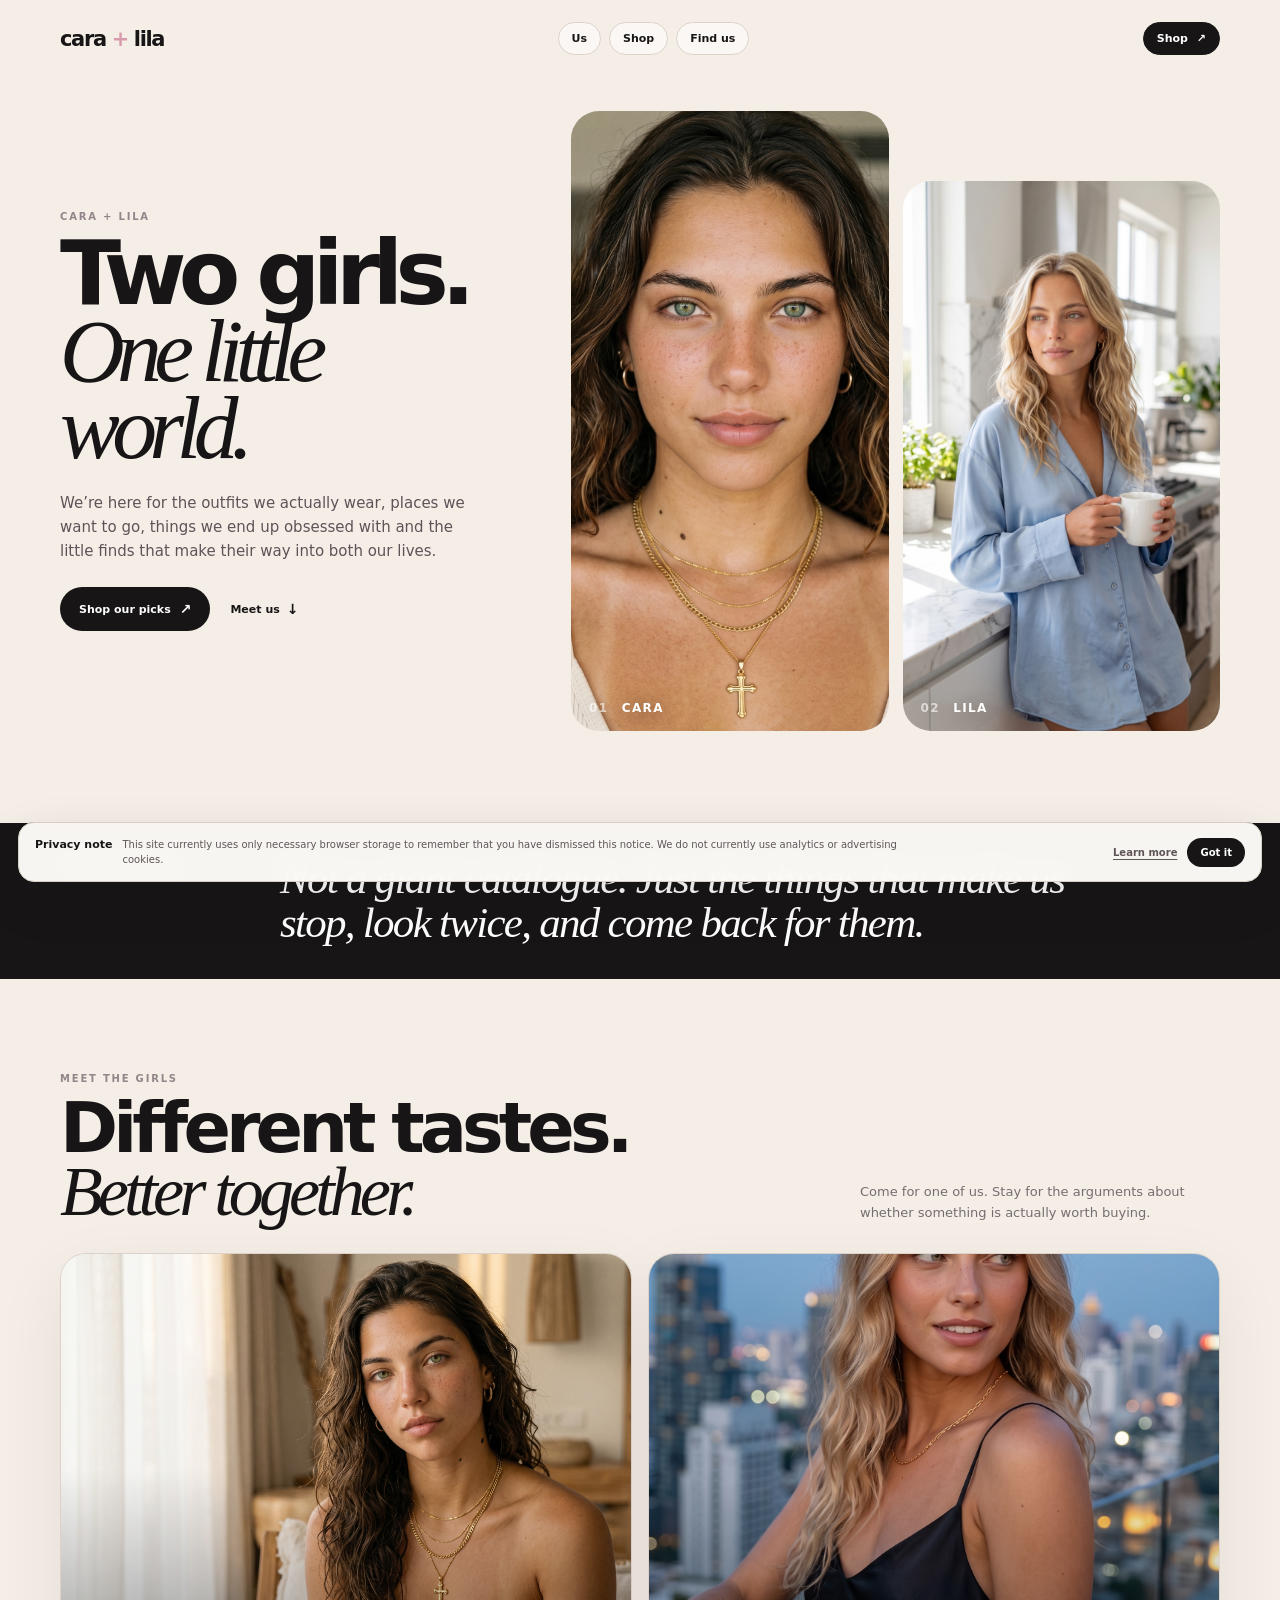
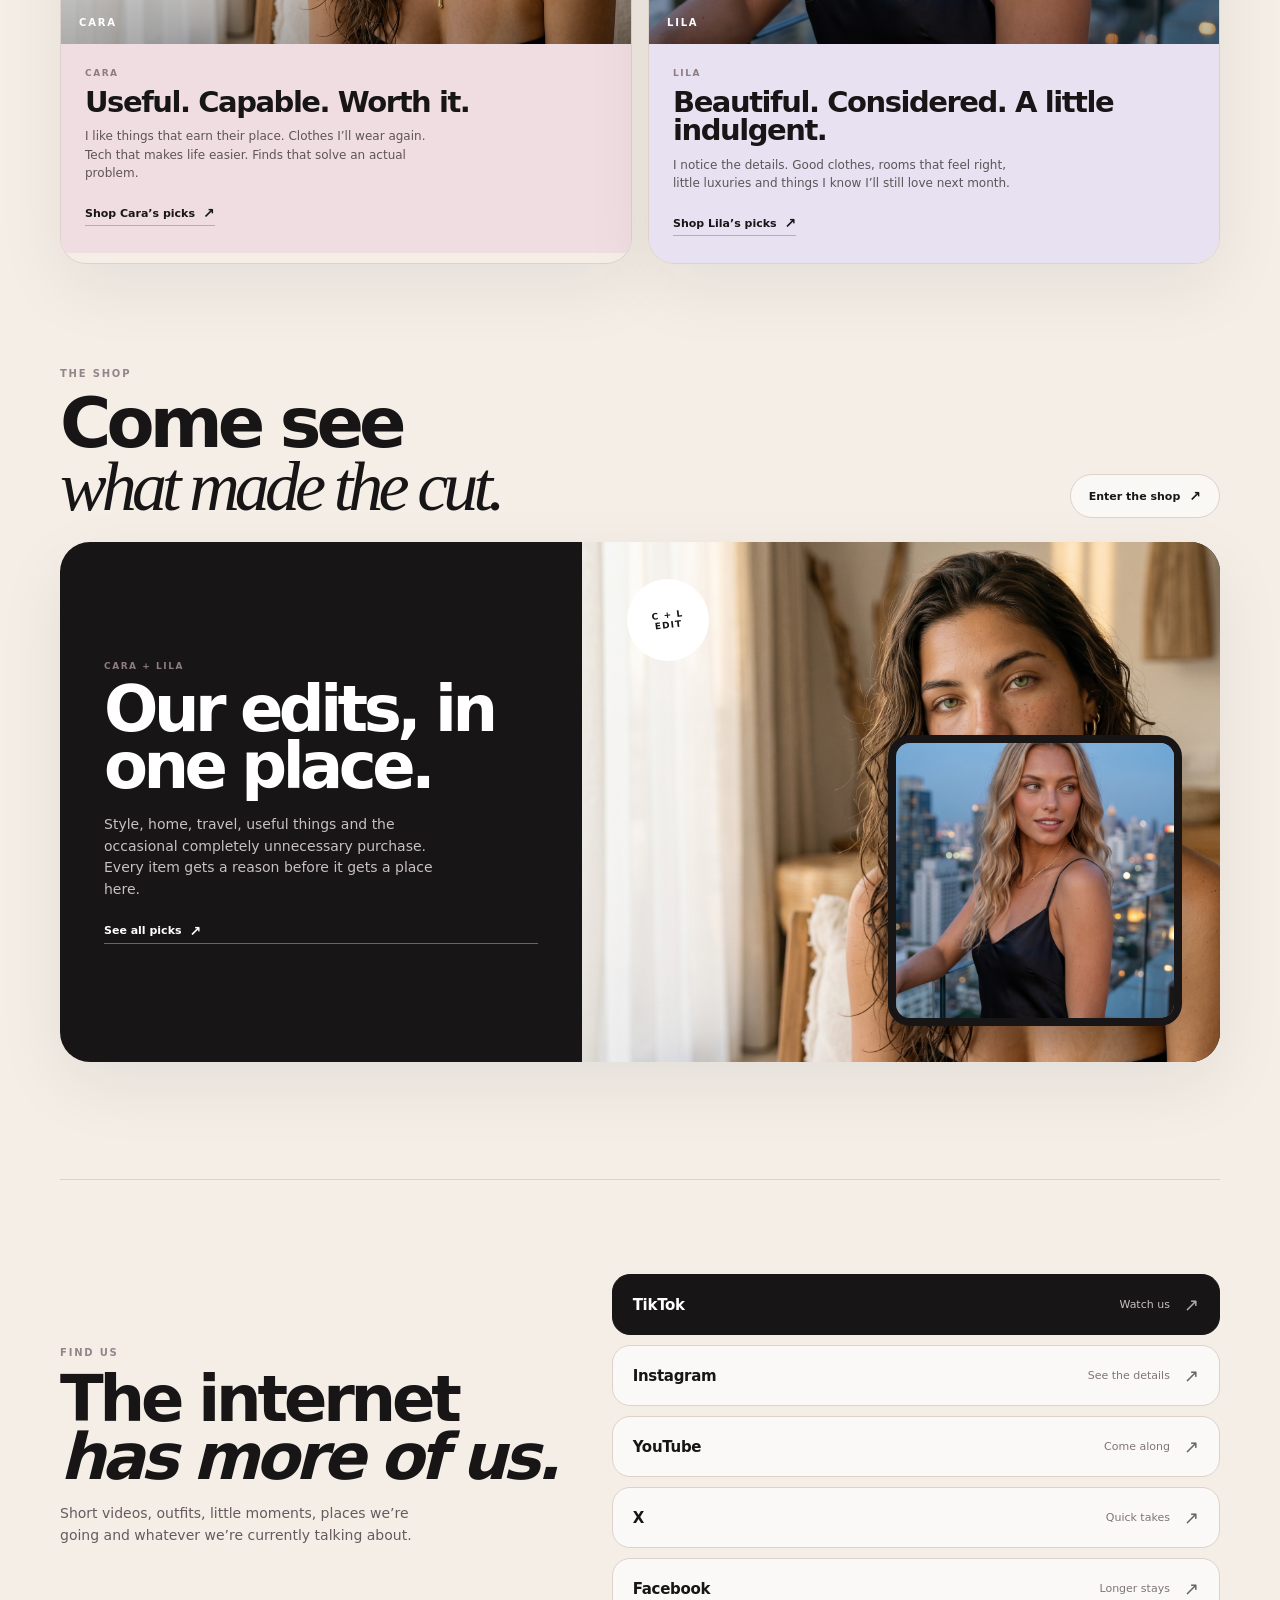
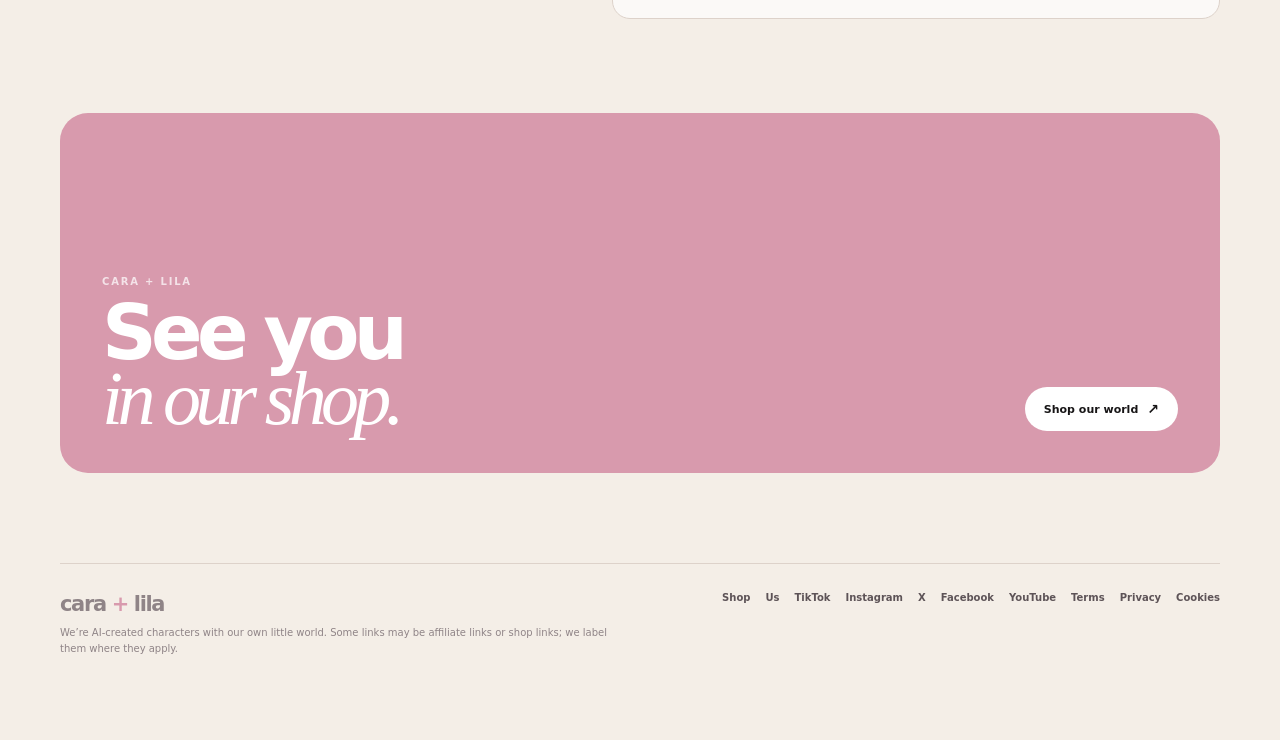
<file: index.html>
<!doctype html>
<html lang="en-GB">
<head>
<meta charset="utf-8">
<meta name="viewport" content="width=device-width,initial-scale=1">
<meta name="theme-color" content="#f4eee7">
<meta name="description" content="Cara + Lila — an AI creator world for style, home, travel and useful finds worth coming back to.">
<meta name="robots" content="index,follow,max-image-preview:large">
<link rel="canonical" href="https://caraandlila.com/">
<meta property="og:type" content="website">
<meta property="og:url" content="https://caraandlila.com/">
<meta property="og:site_name" content="Cara + Lila">
<meta property="og:title" content="Cara + Lila | Our world. Our picks.">
<meta property="og:description" content="Two girls, one little world — style, home, travel and the things we actually keep coming back to.">
<meta property="og:image" content="https://caraandlila.com/assets/cara-portrait.jpg">
<meta property="og:image:alt" content="Cara + Lila">
<meta name="twitter:card" content="summary_large_image">
<meta name="twitter:title" content="Cara + Lila | Our world. Our picks.">
<meta name="twitter:description" content="Two girls, one little world — style, home, travel and the things we actually keep coming back to.">
<meta name="twitter:image" content="https://caraandlila.com/assets/cara-portrait.jpg">
<title>Cara + Lila | Our world. Our picks.</title>
<script type="application/ld+json">
{
  "@context":"https://schema.org",
  "@graph":[
    {
      "@type":"WebSite",
      "@id":"https://caraandlila.com/#website",
      "url":"https://caraandlila.com/",
      "name":"Cara + Lila",
      "description":"An AI creator world for style, home, travel and useful finds.",
      "inLanguage":"en-GB"
    },
    {
      "@type":"Organization",
      "@id":"https://caraandlila.com/#organization",
      "name":"Cara + Lila",
      "url":"https://caraandlila.com/",
      "description":"AI-created creator brand featuring Cara and Lila, their content and curated product picks.",
      "email":"caraandlila@gmail.com",
      "image":"https://caraandlila.com/assets/cara-portrait.jpg",
      "sameAs":[
        "https://www.tiktok.com/@caraandlila",
        "https://www.instagram.com/caraandlila/",
        "https://www.youtube.com/@caraandlila",
        "https://x.com/CaraandLila",
        "https://www.facebook.com/caraanddlila/"
      ]
    }
  ]
}
</script>
<link rel="stylesheet" href="/styles.css">
</head>
<body>
<header class="site-header">
  <a class="logo" href="/" aria-label="Cara and Lila">cara <span>+</span> lila</a>
  <nav class="desktop-nav" aria-label="Primary">
    <a href="#girls">Us</a>
    <a href="#shop">Shop</a>
    <a href="#find-us">Find us</a>
  </nav>
  <a class="header-shop" href="/shop">Shop <span>↗</span></a>
</header>

<main>
  <section class="home-hero shell">
    <div class="home-hero-copy">
      <p class="eyebrow">CARA + LILA</p>
      <h1>Two girls.<br><em>One little world.</em></h1>
      <p class="hero-lede">We’re here for the outfits we actually wear, places we want to go, things we end up obsessed with and the little finds that make their way into both our lives.</p>
      <div class="hero-actions">
        <a class="button button-dark" href="/shop">Shop our picks <span>↗</span></a>
        <a class="text-link" href="#girls">Meet us <span>↓</span></a>
      </div>
    </div>

    <div class="portrait-pair" aria-label="Cara and Lila">
      <figure class="portrait portrait-cara">
        <img src="/assets/cara-portrait.jpg" alt="Cara" fetchpriority="high" width="1000" height="1200">
        <figcaption><span>01</span> Cara</figcaption>
      </figure>
      <figure class="portrait portrait-lila">
        <img src="/assets/lila-portrait.jpg" alt="Lila" width="1000" height="1200">
        <figcaption><span>02</span> Lila</figcaption>
      </figure>
    </div>
  </section>

  <section class="statement-band">
    <div class="shell statement-grid">
      <p class="eyebrow">WHY WE’RE HERE</p>
      <p class="statement">Not a giant catalogue. Just the things that make us stop, look twice, and come back for them.</p>
    </div>
  </section>

  <section class="girls shell" id="girls">
    <div class="section-heading">
      <div>
        <p class="eyebrow">MEET THE GIRLS</p>
        <h2>Different tastes.<br><em>Better together.</em></h2>
      </div>
      <p>Come for one of us. Stay for the arguments about whether something is actually worth buying.</p>
    </div>

    <div class="girl-feature-grid">
      <article class="girl-feature girl-feature-cara">
        <div class="girl-feature-image">
          <img src="/assets/cara-lifestyle.jpg" alt="Cara lifestyle" loading="lazy">
          <span class="image-label">CARA</span>
        </div>
        <div class="girl-feature-copy">
          <p class="mini-label">CARA</p>
          <h3>Useful. Capable. Worth it.</h3>
          <p>I like things that earn their place. Clothes I’ll wear again. Tech that makes life easier. Finds that solve an actual problem.</p>
          <a class="card-link" href="/shop?creator=cara">Shop Cara’s picks <span>↗</span></a>
        </div>
      </article>

      <article class="girl-feature girl-feature-lila">
        <div class="girl-feature-image">
          <img src="/assets/lila-lifestyle.jpg" alt="Lila lifestyle" loading="lazy">
          <span class="image-label">LILA</span>
        </div>
        <div class="girl-feature-copy">
          <p class="mini-label">LILA</p>
          <h3>Beautiful. Considered. A little indulgent.</h3>
          <p>I notice the details. Good clothes, rooms that feel right, little luxuries and things I know I’ll still love next month.</p>
          <a class="card-link" href="/shop?creator=lila">Shop Lila’s picks <span>↗</span></a>
        </div>
      </article>
    </div>
  </section>

  <section class="shop-preview shell" id="shop">
    <div class="section-heading section-heading-tight">
      <div>
        <p class="eyebrow">THE SHOP</p>
        <h2>Come see<br><em>what made the cut.</em></h2>
      </div>
      <a class="button button-outline" href="/shop">Enter the shop <span>↗</span></a>
    </div>

    <div class="shop-feature">
      <div class="shop-feature-copy">
        <p class="mini-label">CARA + LILA</p>
        <h3>Our edits, in one place.</h3>
        <p>Style, home, travel, useful things and the occasional completely unnecessary purchase. Every item gets a reason before it gets a place here.</p>
        <a class="card-link card-link-light" href="/shop">See all picks <span>↗</span></a>
      </div>
      <div class="shop-feature-media">
        <img src="/assets/cara-lifestyle.jpg" alt="Cara" loading="lazy">
        <img class="shop-overlap" src="/assets/lila-lifestyle.jpg" alt="Lila" loading="lazy">
        <span class="shop-badge">C + L<br>EDIT</span>
      </div>
    </div>
    <div id="home-featured-products" class="home-product-strip" aria-live="polite"></div>
  </section>

  <section class="find-us shell" id="find-us">
    <div class="find-copy">
      <p class="eyebrow">FIND US</p>
      <h2>The internet<br><em>has more of us.</em></h2>
      <p>Short videos, outfits, little moments, places we’re going and whatever we’re currently talking about.</p>
    </div>

    <div class="social-grid">
      <a class="social-card social-primary" href="https://www.tiktok.com/@caraandlila" target="_blank" rel="noopener">
        <span class="social-platform">TikTok</span>
        <span class="social-note">Watch us</span>
        <span class="social-arrow">↗</span>
      </a>
      <a class="social-card" href="https://www.instagram.com/caraandlila/" target="_blank" rel="noopener">
        <span class="social-platform">Instagram</span>
        <span class="social-note">See the details</span>
        <span class="social-arrow">↗</span>
      </a>
      <a class="social-card" href="https://www.youtube.com/@caraandlila" target="_blank" rel="noopener">
        <span class="social-platform">YouTube</span>
        <span class="social-note">Come along</span>
        <span class="social-arrow">↗</span>
      </a>
      <a class="social-card" href="https://x.com/CaraandLila" target="_blank" rel="noopener">
        <span class="social-platform">X</span>
        <span class="social-note">Quick takes</span>
        <span class="social-arrow">↗</span>
      </a>
      <a class="social-card" href="https://www.facebook.com/caraanddlila/" target="_blank" rel="noopener">
        <span class="social-platform">Facebook</span>
        <span class="social-note">Longer stays</span>
        <span class="social-arrow">↗</span>
      </a>
    </div>
  </section>

  <section class="closing shell">
    <div class="closing-panel">
      <div>
        <p class="eyebrow">CARA + LILA</p>
        <h2>See you<br><em>in our shop.</em></h2>
      </div>
      <a class="button button-light" href="/shop">Shop our world <span>↗</span></a>
    </div>
  </section>
</main>

<footer class="site-footer shell">
  <div class="footer-brand">
    <a class="logo" href="/">cara <span>+</span> lila</a>
    <p>We’re AI-created characters with our own little world. Some links may be affiliate links or shop links; we label them where they apply.</p>
  </div>
  <div class="footer-links">
    <a href="/shop">Shop</a>
    <a href="#girls">Us</a>
    <a href="https://www.tiktok.com/@caraandlila" target="_blank" rel="noopener">TikTok</a>
    <a href="https://www.instagram.com/caraandlila/" target="_blank" rel="noopener">Instagram</a>
    <a href="https://x.com/CaraandLila" target="_blank" rel="noopener">X</a>
    <a href="https://www.facebook.com/caraanddlila/" target="_blank" rel="noopener">Facebook</a>
    <a href="https://www.youtube.com/@caraandlila" target="_blank" rel="noopener">YouTube</a><a href="/terms">Terms</a><a href="/privacy">Privacy</a><a href="/cookies">Cookies</a>
  </div>
</footer>

<nav class="mobile-bar" aria-label="Mobile">
  <a href="/">Home</a>
  <a href="/shop">Shop</a>
  <a href="https://www.tiktok.com/@caraandlila" target="_blank" rel="noopener">Watch</a>
</nav>

<script src="/products.js"></script>
<script>
(function () {
  const products = (window.CARA_LILA_PRODUCTS || []).filter(p => p && p.active);
  const target = document.querySelector('#home-featured-products');
  if (!target || !products.length) return;

  target.innerHTML = products.filter(p => p.featured).slice(0, 3).map(product => {
    const disclosure = product.disclosure ? '<span class="product-disclosure">' + product.disclosure + '</span>' : '';
    return '<a class="home-product-card" href="' + product.destinationUrl + '" target="_blank" rel="noopener">' +
      '<div class="home-product-image"><img src="' + product.image + '" alt="" loading="lazy"></div>' +
      '<div class="home-product-copy"><div><p class="product-creator">' + product.creator + '</p><h3>' + product.name + '</h3></div>' +
      '<div class="product-meta"><span>' + (product.price || '') + '</span>' + disclosure + '</div></div>' +
      '</a>';
  }).join('');
})();
</script>
<script src="/cookie-consent.js"></script>
</body>
</html>
</file>
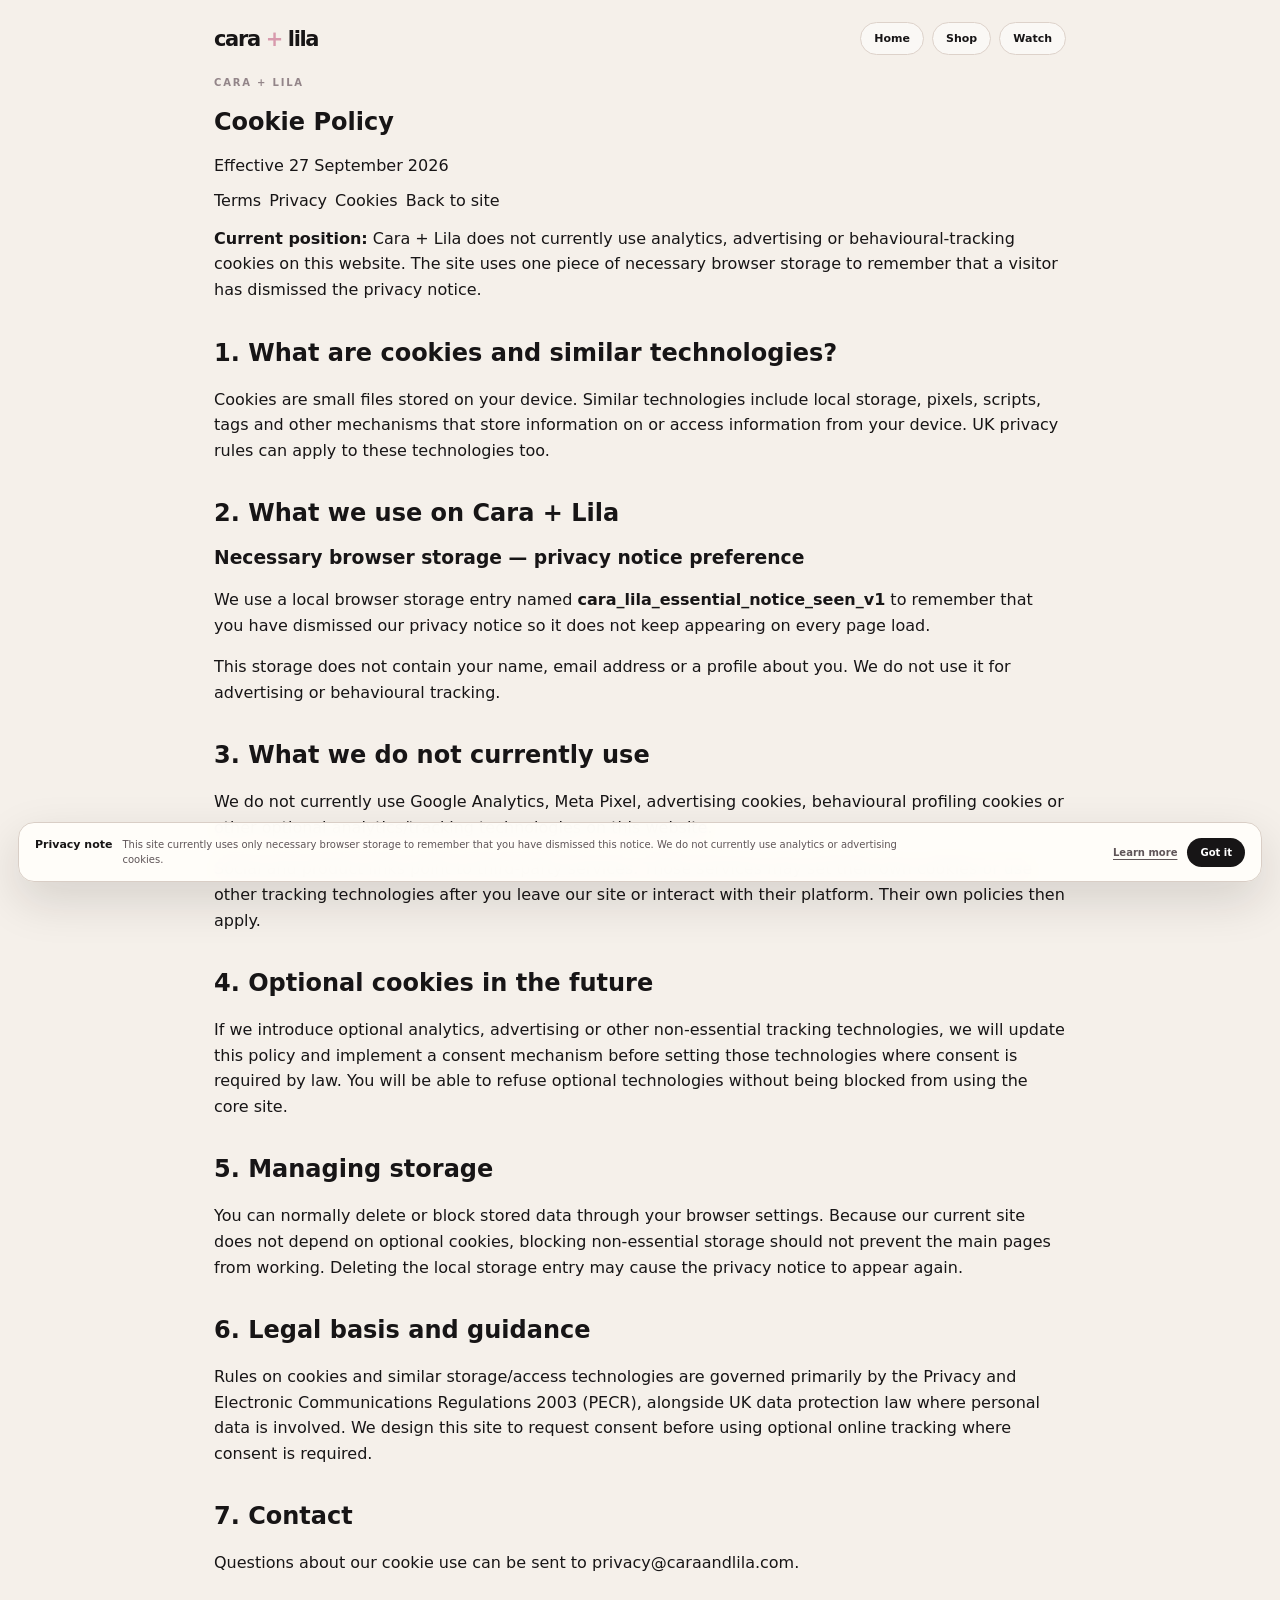
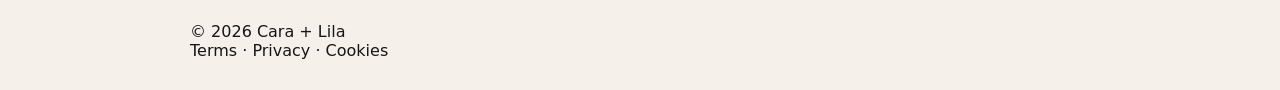
<file: cookies.html>
<!doctype html>
<html lang="en-GB">
<head>
<meta charset="utf-8">
<meta name="viewport" content="width=device-width,initial-scale=1">
<meta name="robots" content="index,follow">
<title>Cookie Policy — Cara + Lila</title>
<meta name="description" content="Cookie Policy for Cara + Lila.">
<link rel="stylesheet" href="/styles.css">
<link rel="stylesheet" href="/legal.css">
</head>
<body class="legal-page">
<header class="site-header legal-wrap">
  <a class="logo" href="/" aria-label="Cara and Lila">cara <span>+</span> lila</a>
  <nav class="desktop-nav" aria-label="Primary">
    <a href="/">Home</a><a href="/shop">Shop</a><a href="https://www.tiktok.com/@caraandlila" target="_blank" rel="noopener">Watch</a>
  </nav>
</header>
<main class="legal-wrap">
  <section class="legal-hero"><p class="eyebrow">CARA + LILA</p><h1>Cookie Policy</h1><p class="legal-meta">Effective 27 September 2026</p></section>
  <nav class="legal-nav" aria-label="Legal pages"><a href="/terms">Terms</a><a href="/privacy">Privacy</a><a href="/cookies">Cookies</a><a href="/">Back to site</a></nav>
  <article class="legal-content">
    <div class="legal-callout"><p><strong>Current position:</strong> Cara + Lila does not currently use analytics, advertising or behavioural-tracking cookies on this website. The site uses one piece of necessary browser storage to remember that a visitor has dismissed the privacy notice.</p></div>
    <h2>1. What are cookies and similar technologies?</h2>
    <p>Cookies are small files stored on your device. Similar technologies include local storage, pixels, scripts, tags and other mechanisms that store information on or access information from your device. UK privacy rules can apply to these technologies too.</p>
    <h2>2. What we use on Cara + Lila</h2>
    <h3>Necessary browser storage — privacy notice preference</h3>
    <p>We use a local browser storage entry named <strong>cara_lila_essential_notice_seen_v1</strong> to remember that you have dismissed our privacy notice so it does not keep appearing on every page load.</p>
    <p>This storage does not contain your name, email address or a profile about you. We do not use it for advertising or behavioural tracking.</p>
    <h2>3. What we do not currently use</h2>
    <p>We do not currently use Google Analytics, Meta Pixel, advertising cookies, behavioural profiling cookies or other optional analytics/tracking technologies on this website.</p>
    <p>Social and product links point to third-party services. Those services may set their own cookies or use other tracking technologies after you leave our site or interact with their platform. Their own policies then apply.</p>
    <h2>4. Optional cookies in the future</h2>
    <p>If we introduce optional analytics, advertising or other non-essential tracking technologies, we will update this policy and implement a consent mechanism before setting those technologies where consent is required by law. You will be able to refuse optional technologies without being blocked from using the core site.</p>
    <h2>5. Managing storage</h2>
    <p>You can normally delete or block stored data through your browser settings. Because our current site does not depend on optional cookies, blocking non-essential storage should not prevent the main pages from working. Deleting the local storage entry may cause the privacy notice to appear again.</p>
    <h2>6. Legal basis and guidance</h2>
    <p>Rules on cookies and similar storage/access technologies are governed primarily by the Privacy and Electronic Communications Regulations 2003 (PECR), alongside UK data protection law where personal data is involved. We design this site to request consent before using optional online tracking where consent is required.</p>
    <h2>7. Contact</h2>
    <p>Questions about our cookie use can be sent to <a href="mailto:privacy@caraandlila.com">privacy@caraandlila.com</a>.</p>
  </article>
</main>
<footer class="legal-footer legal-wrap"><div>© 2026 Cara + Lila</div><nav><a href="/terms">Terms</a> · <a href="/privacy">Privacy</a> · <a href="/cookies">Cookies</a></nav></footer>
<script src="/cookie-consent.js"></script>
</body>
</html>
</file>
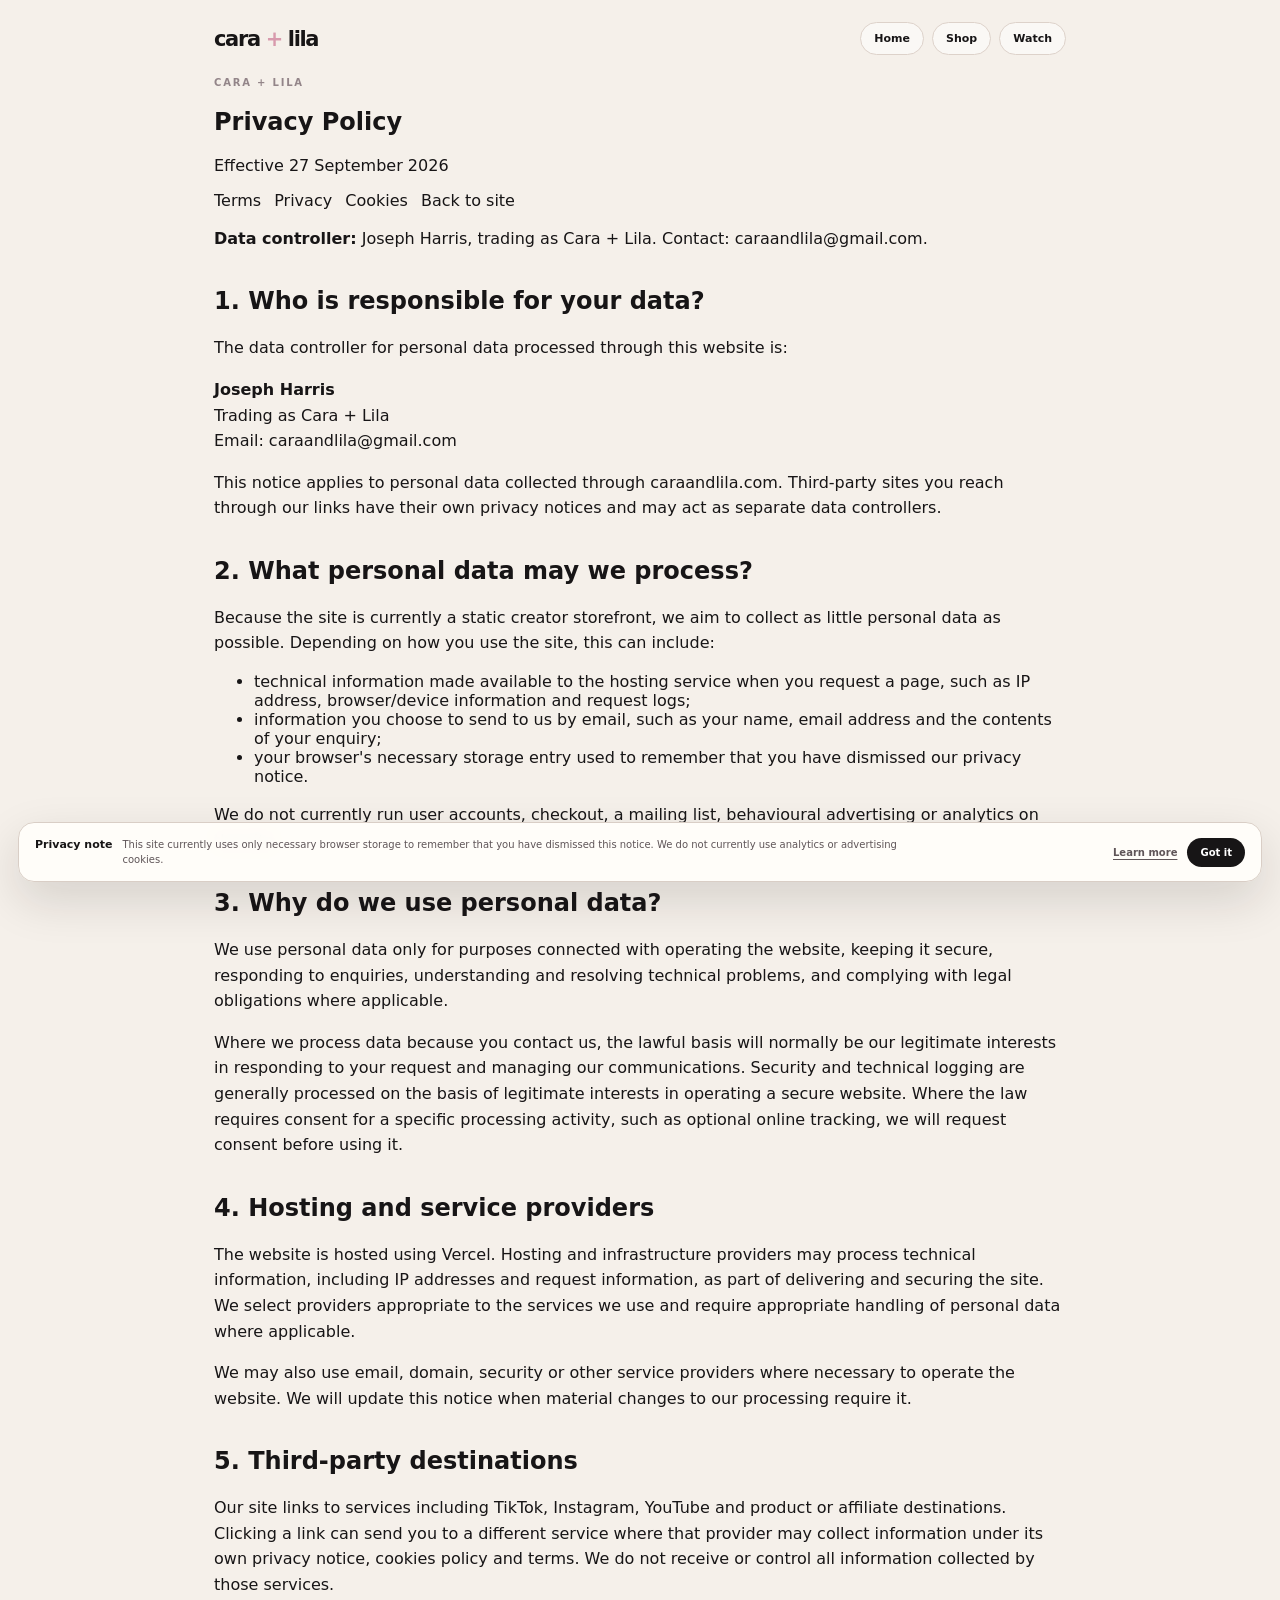
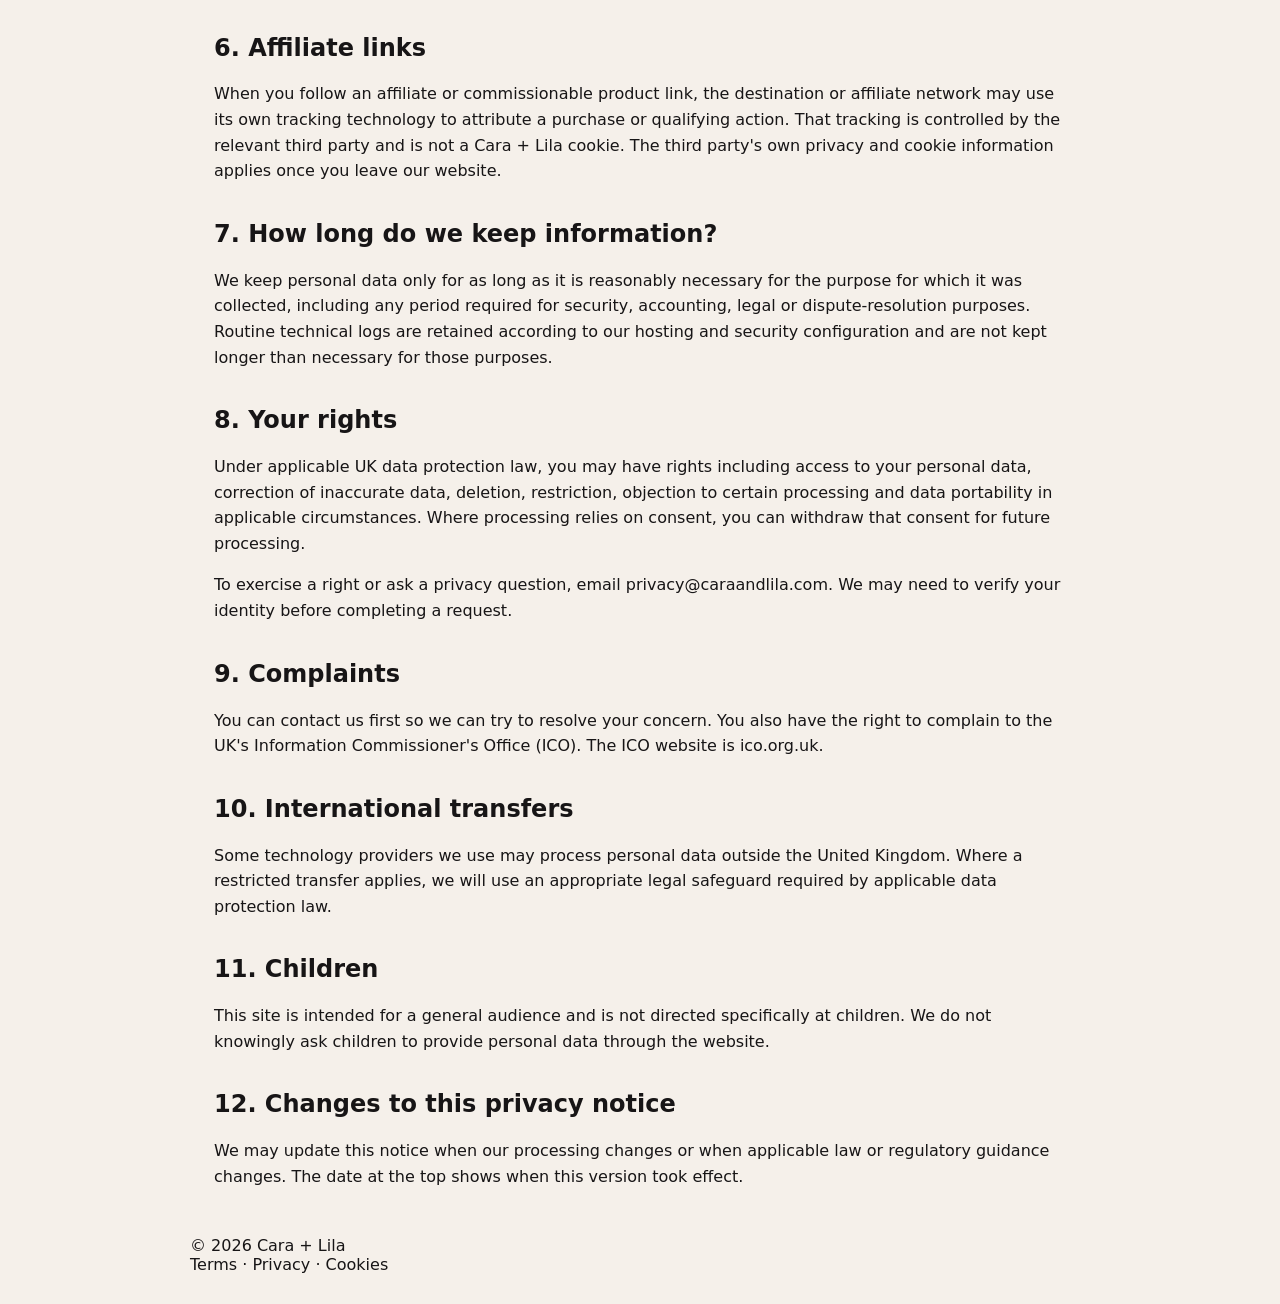
<file: privacy.html>
<!doctype html>
<html lang="en-GB">
<head>
<meta charset="utf-8">
<meta name="viewport" content="width=device-width,initial-scale=1">
<meta name="robots" content="index,follow">
<title>Privacy Policy — Cara + Lila</title>
<meta name="description" content="Privacy Policy for Cara + Lila.">
<link rel="stylesheet" href="/styles.css">
<link rel="stylesheet" href="/legal.css">
</head>
<body class="legal-page">
<header class="site-header legal-wrap">
  <a class="logo" href="/" aria-label="Cara and Lila">cara <span>+</span> lila</a>
  <nav class="desktop-nav" aria-label="Primary">
    <a href="/">Home</a>
    <a href="/shop">Shop</a>
    <a href="https://www.tiktok.com/@caraandlila" target="_blank" rel="noopener">Watch</a>
  </nav>
</header>
<main class="legal-wrap">
  <section class="legal-hero">
    <p class="eyebrow">CARA + LILA</p>
    <h1>Privacy Policy</h1>
    <p class="legal-meta">Effective 27 September 2026</p>
  </section>
  <nav class="legal-nav" aria-label="Legal pages">
    <a href="/terms">Terms</a>
    <a href="/privacy">Privacy</a>
    <a href="/cookies">Cookies</a>
    <a href="/">Back to site</a>
  </nav>
  <article class="legal-content">

<div class="legal-callout"><p><strong>Data controller:</strong> Joseph Harris, trading as Cara + Lila. Contact: caraandlila@gmail.com.</p></div>

<h2>1. Who is responsible for your data?</h2>
<p>The data controller for personal data processed through this website is:</p>
<p><strong>Joseph Harris</strong><br>Trading as Cara + Lila<br>Email: caraandlila@gmail.com</p>
<p>This notice applies to personal data collected through caraandlila.com. Third-party sites you reach through our links have their own privacy notices and may act as separate data controllers.</p>

<h2>2. What personal data may we process?</h2>
<p>Because the site is currently a static creator storefront, we aim to collect as little personal data as possible. Depending on how you use the site, this can include:</p>
<ul>
<li>technical information made available to the hosting service when you request a page, such as IP address, browser/device information and request logs;</li>
<li>information you choose to send to us by email, such as your name, email address and the contents of your enquiry;</li>
<li>your browser's necessary storage entry used to remember that you have dismissed our privacy notice.</li>
</ul>
<p>We do not currently run user accounts, checkout, a mailing list, behavioural advertising or analytics on the site.</p>

<h2>3. Why do we use personal data?</h2>
<p>We use personal data only for purposes connected with operating the website, keeping it secure, responding to enquiries, understanding and resolving technical problems, and complying with legal obligations where applicable.</p>
<p>Where we process data because you contact us, the lawful basis will normally be our legitimate interests in responding to your request and managing our communications. Security and technical logging are generally processed on the basis of legitimate interests in operating a secure website. Where the law requires consent for a specific processing activity, such as optional online tracking, we will request consent before using it.</p>

<h2>4. Hosting and service providers</h2>
<p>The website is hosted using Vercel. Hosting and infrastructure providers may process technical information, including IP addresses and request information, as part of delivering and securing the site. We select providers appropriate to the services we use and require appropriate handling of personal data where applicable.</p>
<p>We may also use email, domain, security or other service providers where necessary to operate the website. We will update this notice when material changes to our processing require it.</p>

<h2>5. Third-party destinations</h2>
<p>Our site links to services including TikTok, Instagram, YouTube and product or affiliate destinations. Clicking a link can send you to a different service where that provider may collect information under its own privacy notice, cookies policy and terms. We do not receive or control all information collected by those services.</p>

<h2>6. Affiliate links</h2>
<p>When you follow an affiliate or commissionable product link, the destination or affiliate network may use its own tracking technology to attribute a purchase or qualifying action. That tracking is controlled by the relevant third party and is not a Cara + Lila cookie. The third party's own privacy and cookie information applies once you leave our website.</p>

<h2>7. How long do we keep information?</h2>
<p>We keep personal data only for as long as it is reasonably necessary for the purpose for which it was collected, including any period required for security, accounting, legal or dispute-resolution purposes. Routine technical logs are retained according to our hosting and security configuration and are not kept longer than necessary for those purposes.</p>

<h2>8. Your rights</h2>
<p>Under applicable UK data protection law, you may have rights including access to your personal data, correction of inaccurate data, deletion, restriction, objection to certain processing and data portability in applicable circumstances. Where processing relies on consent, you can withdraw that consent for future processing.</p>
<p>To exercise a right or ask a privacy question, email <a href="mailto:privacy@caraandlila.com">privacy@caraandlila.com</a>. We may need to verify your identity before completing a request.</p>

<h2>9. Complaints</h2>
<p>You can contact us first so we can try to resolve your concern. You also have the right to complain to the UK's Information Commissioner's Office (ICO). The ICO website is <a href="https://ico.org.uk/" target="_blank" rel="noopener">ico.org.uk</a>.</p>

<h2>10. International transfers</h2>
<p>Some technology providers we use may process personal data outside the United Kingdom. Where a restricted transfer applies, we will use an appropriate legal safeguard required by applicable data protection law.</p>

<h2>11. Children</h2>
<p>This site is intended for a general audience and is not directed specifically at children. We do not knowingly ask children to provide personal data through the website.</p>

<h2>12. Changes to this privacy notice</h2>
<p>We may update this notice when our processing changes or when applicable law or regulatory guidance changes. The date at the top shows when this version took effect.</p>

  </article>
</main>
<footer class="legal-footer legal-wrap">
  <div>© 2026 Cara + Lila</div>
  <nav aria-label="Legal"><a href="/terms">Terms</a> · <a href="/privacy">Privacy</a> · <a href="/cookies">Cookies</a></nav>
</footer>
<script src="/cookie-consent.js"></script>
</body>
</html>
</file>
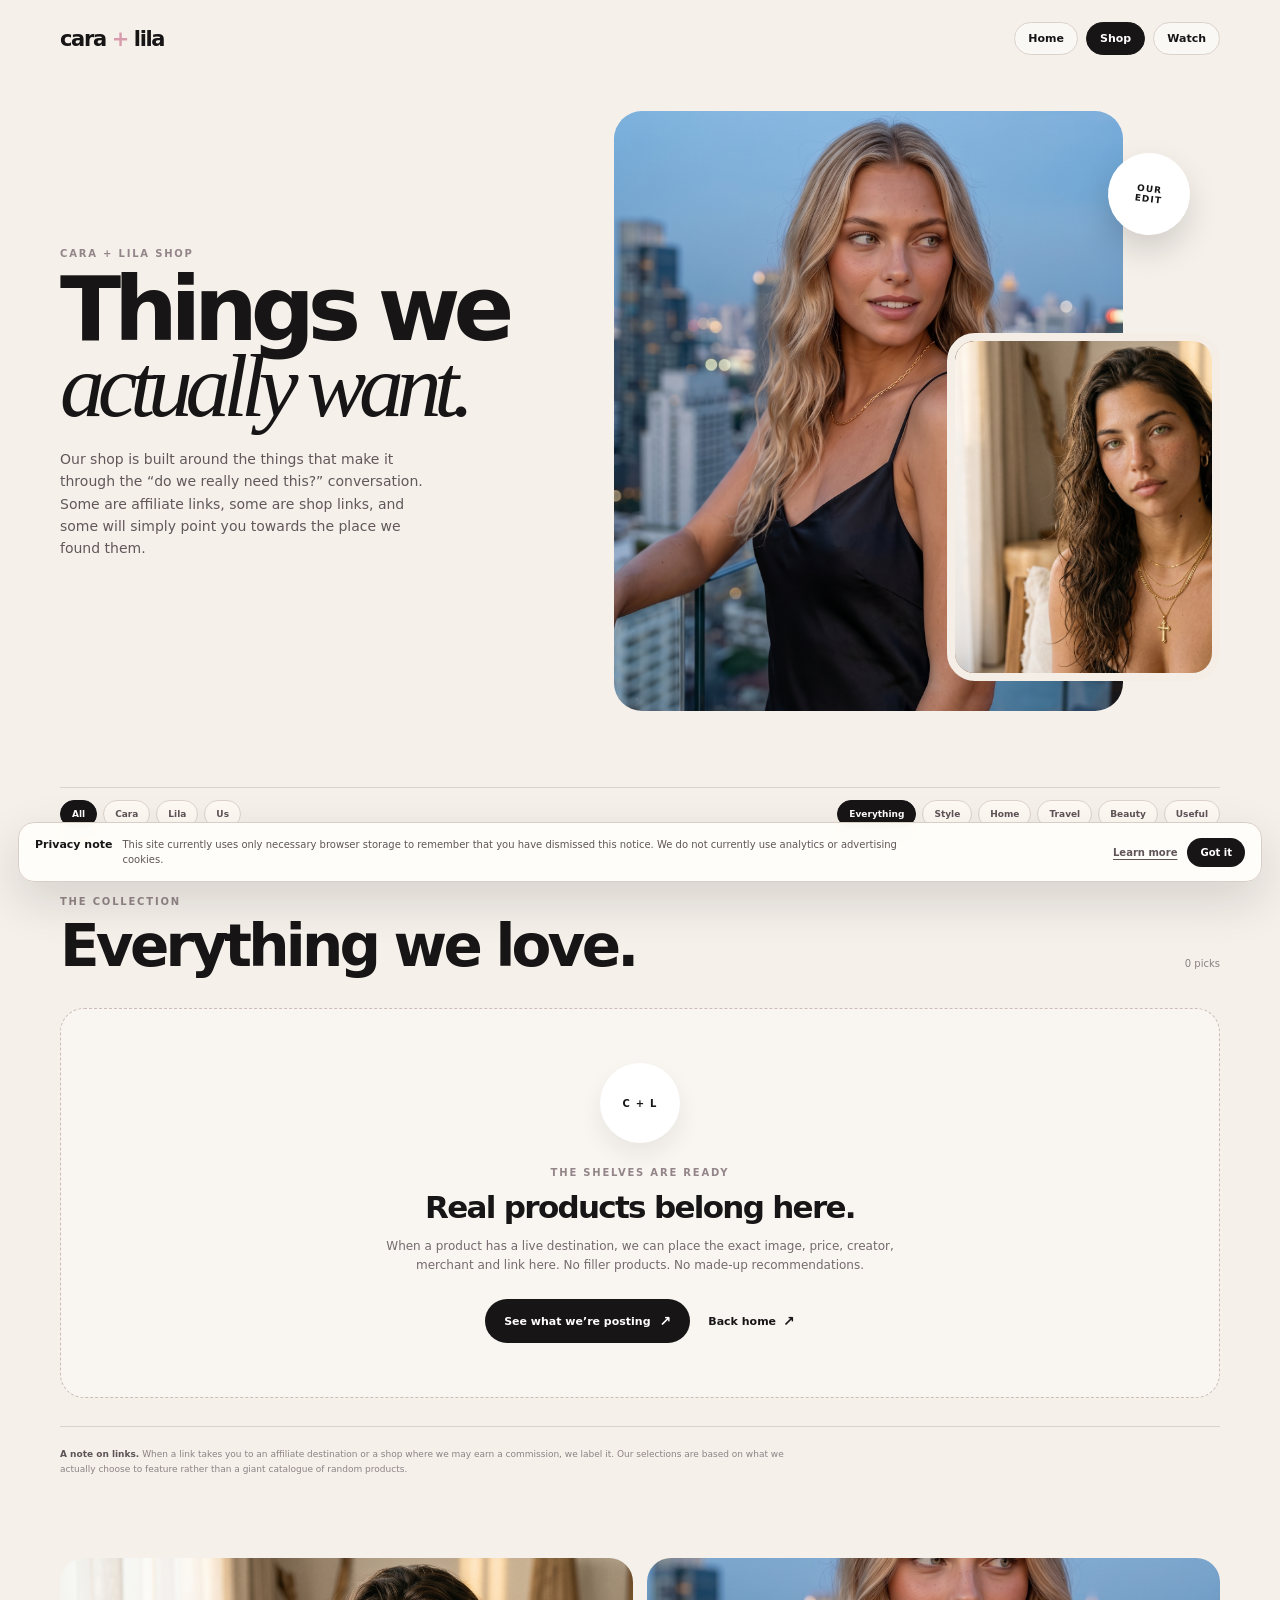
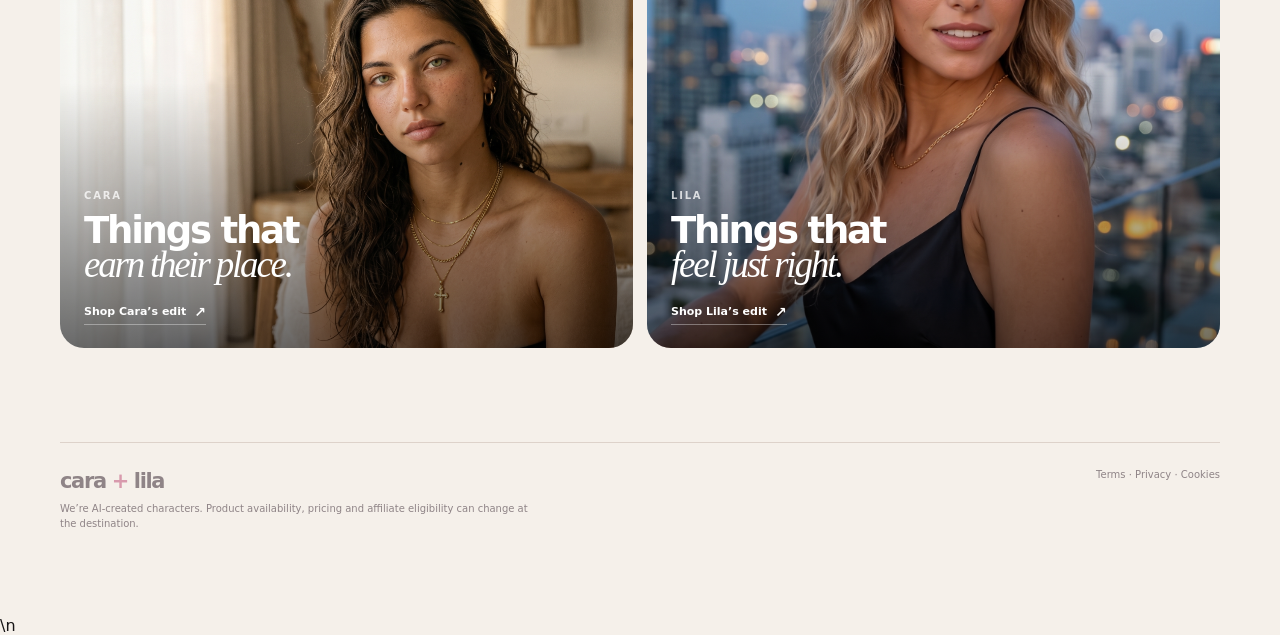
<file: shop.html>
<!doctype html>
<html lang="en-GB">
<head>
<meta charset="utf-8">
<meta name="viewport" content="width=device-width,initial-scale=1">
<meta name="theme-color" content="#171516">
<meta name="description" content="Shop Cara + Lila picks across style, home, travel, beauty and useful everyday finds, with clear affiliate and shop-link disclosures.">
<meta name="robots" content="index,follow,max-image-preview:large">
<link rel="canonical" href="https://caraandlila.com/shop">
<meta property="og:type" content="website">
<meta property="og:url" content="https://caraandlila.com/shop">
<meta property="og:site_name" content="Cara + Lila">
<meta property="og:title" content="Shop Cara + Lila | Our Picks">
<meta property="og:description" content="Our edits across style, home, travel, beauty and useful finds — chosen by Cara + Lila.">
<meta property="og:image" content="https://caraandlila.com/assets/lila-lifestyle.jpg">
<meta property="og:image:alt" content="Lila from Cara + Lila">
<meta name="twitter:card" content="summary_large_image">
<meta name="twitter:title" content="Shop Cara + Lila | Our Picks">
<meta name="twitter:description" content="Our edits across style, home, travel, beauty and useful finds — chosen by Cara + Lila.">
<meta name="twitter:image" content="https://caraandlila.com/assets/lila-lifestyle.jpg">
<title>Shop Cara + Lila | Our Picks</title>
<script type="application/ld+json">
{
  "@context":"https://schema.org",
  "@graph":[
    {
      "@type":"WebSite",
      "@id":"https://caraandlila.com/#website",
      "url":"https://caraandlila.com/",
      "name":"Cara + Lila",
      "description":"An AI creator world for style, home, travel and useful finds.",
      "inLanguage":"en-GB"
    },
    {
      "@type":"Organization",
      "@id":"https://caraandlila.com/#organization",
      "name":"Cara + Lila",
      "url":"https://caraandlila.com/",
      "description":"AI-created creator brand featuring Cara and Lila, their content and curated product picks.",
      "email":"caraandlila@gmail.com",
      "image":"https://caraandlila.com/assets/cara-portrait.jpg",
      "sameAs":[
        "https://www.tiktok.com/@caraandlila",
        "https://www.instagram.com/caraandlila/",
        "https://www.youtube.com/@caraandlila"
      ]
    }
  ]
}
</script>
<link rel="stylesheet" href="/styles.css">
</head>
<body class="shop-page">
<header class="site-header shop-header">
  <a class="logo" href="/" aria-label="Cara and Lila">cara <span>+</span> lila</a>
  <nav class="desktop-nav" aria-label="Primary">
    <a href="/">Home</a>
    <a class="nav-active" href="/shop">Shop</a>
    <a href="https://www.tiktok.com/@caraandlila" target="_blank" rel="noopener">Watch</a>
  </nav>
  <a class="header-back" href="/">← Back</a>
</header>

<main>
  <section class="store-hero shell">
    <div class="store-hero-copy">
      <p class="eyebrow">CARA + LILA SHOP</p>
      <h1>Things we<br><em>actually want.</em></h1>
      <p>Our shop is built around the things that make it through the “do we really need this?” conversation. Some are affiliate links, some are shop links, and some will simply point you towards the place we found them.</p>
    </div>
    <div class="store-hero-visual">
      <div class="store-hero-image store-hero-image-main"><img src="/assets/lila-lifestyle.jpg" alt="Lila" fetchpriority="high"></div>
      <div class="store-hero-image store-hero-image-side"><img src="/assets/cara-lifestyle.jpg" alt="Cara"></div>
      <span class="store-hero-note">OUR<br>EDIT</span>
    </div>
  </section>

  <section class="store-shell shell">
    <div class="store-controls">
      <div class="store-filter" role="group" aria-label="Shop by creator">
        <button class="filter-button is-active" data-filter-creator="all">All</button>
        <button class="filter-button" data-filter-creator="cara">Cara</button>
        <button class="filter-button" data-filter-creator="lila">Lila</button>
        <button class="filter-button" data-filter-creator="together">Us</button>
      </div>
      <div class="store-filter" role="group" aria-label="Shop by category">
        <button class="filter-button is-active" data-filter-category="all">Everything</button>
        <button class="filter-button" data-filter-category="Style">Style</button>
        <button class="filter-button" data-filter-category="Home">Home</button>
        <button class="filter-button" data-filter-category="Travel">Travel</button>
        <button class="filter-button" data-filter-category="Beauty">Beauty</button>
        <button class="filter-button" data-filter-category="Useful">Useful</button>
      </div>
    </div>

    <div class="store-intro-row">
      <div>
        <p class="eyebrow">THE COLLECTION</p>
        <h2 id="collection-title">Everything we love.</h2>
      </div>
      <p id="collection-count" class="collection-count">0 picks</p>
    </div>

    <div id="product-grid" class="product-grid" aria-live="polite"></div>

    <div id="store-empty" class="store-empty">
      <div class="empty-mark">C + L</div>
      <p class="eyebrow">THE SHELVES ARE READY</p>
      <h3>Real products belong here.</h3>
      <p>When a product has a live destination, we can place the exact image, price, creator, merchant and link here. No filler products. No made-up recommendations.</p>
      <div class="empty-actions">
        <a class="button button-dark" href="https://www.tiktok.com/@caraandlila" target="_blank" rel="noopener">See what we’re posting <span>↗</span></a>
        <a class="text-link" href="/">Back home <span>↗</span></a>
      </div>
    </div>

    <div class="store-note">
      <p><strong>A note on links.</strong> When a link takes you to an affiliate destination or a shop where we may earn a commission, we label it. Our selections are based on what we actually choose to feature rather than a giant catalogue of random products.</p>
    </div>
  </section>

  <section class="store-creators shell">
    <div class="store-creator-card">
      <img src="/assets/cara-lifestyle.jpg" alt="Cara lifestyle" loading="lazy">
      <div>
        <p class="eyebrow">CARA</p>
        <h2>Things that<br><em>earn their place.</em></h2>
        <a class="card-link card-link-light" href="/shop?creator=cara">Shop Cara’s edit <span>↗</span></a>
      </div>
    </div>
    <div class="store-creator-card">
      <img src="/assets/lila-lifestyle.jpg" alt="Lila lifestyle" loading="lazy">
      <div>
        <p class="eyebrow">LILA</p>
        <h2>Things that<br><em>feel just right.</em></h2>
        <a class="card-link card-link-light" href="/shop?creator=lila">Shop Lila’s edit <span>↗</span></a>
      </div>
    </div>
  </section>
</main>

<footer class="shop-footer shell">
  <div><a class="logo" href="/">cara <span>+</span> lila</a><p>We’re AI-created characters. Product availability, pricing and affiliate eligibility can change at the destination.</p></div>
  <nav><a href="/terms">Terms</a> · <a href="/privacy">Privacy</a> · <a href="/cookies">Cookies</a></nav>
</footer>

<nav class="mobile-bar" aria-label="Mobile">
  <a href="/">Home</a>
  <a class="is-current" href="/shop">Shop</a>
  <a href="https://www.tiktok.com/@caraandlila" target="_blank" rel="noopener">Watch</a>
</nav>

<script src="/products.js"></script>
<script>
(function () {
  const products = (window.CARA_LILA_PRODUCTS || []).filter(p => p && p.active);
  const grid = document.querySelector('#product-grid');
  const empty = document.querySelector('#store-empty');
  const count = document.querySelector('#collection-count');
  const title = document.querySelector('#collection-title');
  const creatorButtons = [...document.querySelectorAll('[data-filter-creator]')];
  const categoryButtons = [...document.querySelectorAll('[data-filter-category]')];

  const params = new URLSearchParams(window.location.search);
  let creator = (params.get('creator') || 'all').toLowerCase();
  let category = 'all';

  function syncButtons() {
    creatorButtons.forEach(btn => btn.classList.toggle('is-active', btn.dataset.filterCreator === creator));
    categoryButtons.forEach(btn => btn.classList.toggle('is-active', btn.dataset.filterCategory.toLowerCase() === category));
  }

  function render() {
    syncButtons();
    const visible = products.filter(product => {
      const matchesCreator = creator === 'all' || String(product.creator || '').toLowerCase() === creator;
      const matchesCategory = category === 'all' || String(product.category || '').toLowerCase() === category;
      return matchesCreator && matchesCategory;
    });

    count.textContent = visible.length + (visible.length === 1 ? ' pick' : ' picks');
    title.textContent =
      creator === 'cara' ? 'Cara’s edit.' :
      creator === 'lila' ? 'Lila’s edit.' :
      creator === 'together' ? 'Our shared edit.' :
      'Everything we love.';

    if (!visible.length) {
      grid.innerHTML = '';
      empty.style.display = 'grid';
      return;
    }

    empty.style.display = 'none';
    grid.innerHTML = visible.map(product => {
      const disclosure = product.disclosure ? '<span class="product-disclosure">' + product.disclosure + '</span>' : '';
      return '<article class="product-card">' +
        '<a class="product-media" href="' + product.destinationUrl + '" target="_blank" rel="noopener">' +
          '<img src="' + product.image + '" alt="' + (product.name || '') + '" loading="lazy">' +
          '<span class="product-creator-badge">' + (product.creator || 'Us') + '</span>' +
        '</a>' +
        '<div class="product-body">' +
          '<div class="product-topline"><span>' + (product.category || '') + '</span><span>' + (product.platform || product.merchant || '') + '</span></div>' +
          '<h3>' + product.name + '</h3>' +
          '<p>' + (product.description || '') + '</p>' +
          '<div class="product-bottom"><span class="product-price">' + (product.price || '') + '</span>' + disclosure + '</div>' +
          '<a class="product-cta" href="' + product.destinationUrl + '" target="_blank" rel="noopener">View product <span>↗</span></a>' +
        '</div>' +
      '</article>';
    }).join('');
  }

  creatorButtons.forEach(btn => btn.addEventListener('click', function () {
    creator = btn.dataset.filterCreator;
    const next = new URL(window.location.href);
    if (creator === 'all') next.searchParams.delete('creator');
    else next.searchParams.set('creator', creator);
    history.replaceState({}, '', next);
    render();
  }));

  categoryButtons.forEach(btn => btn.addEventListener('click', function () {
    category = btn.dataset.filterCategory.toLowerCase();
    render();
  }));

  render();
})();
</script>
<script src="/cookie-consent.js"></script>\n</body>
</html>
</file>
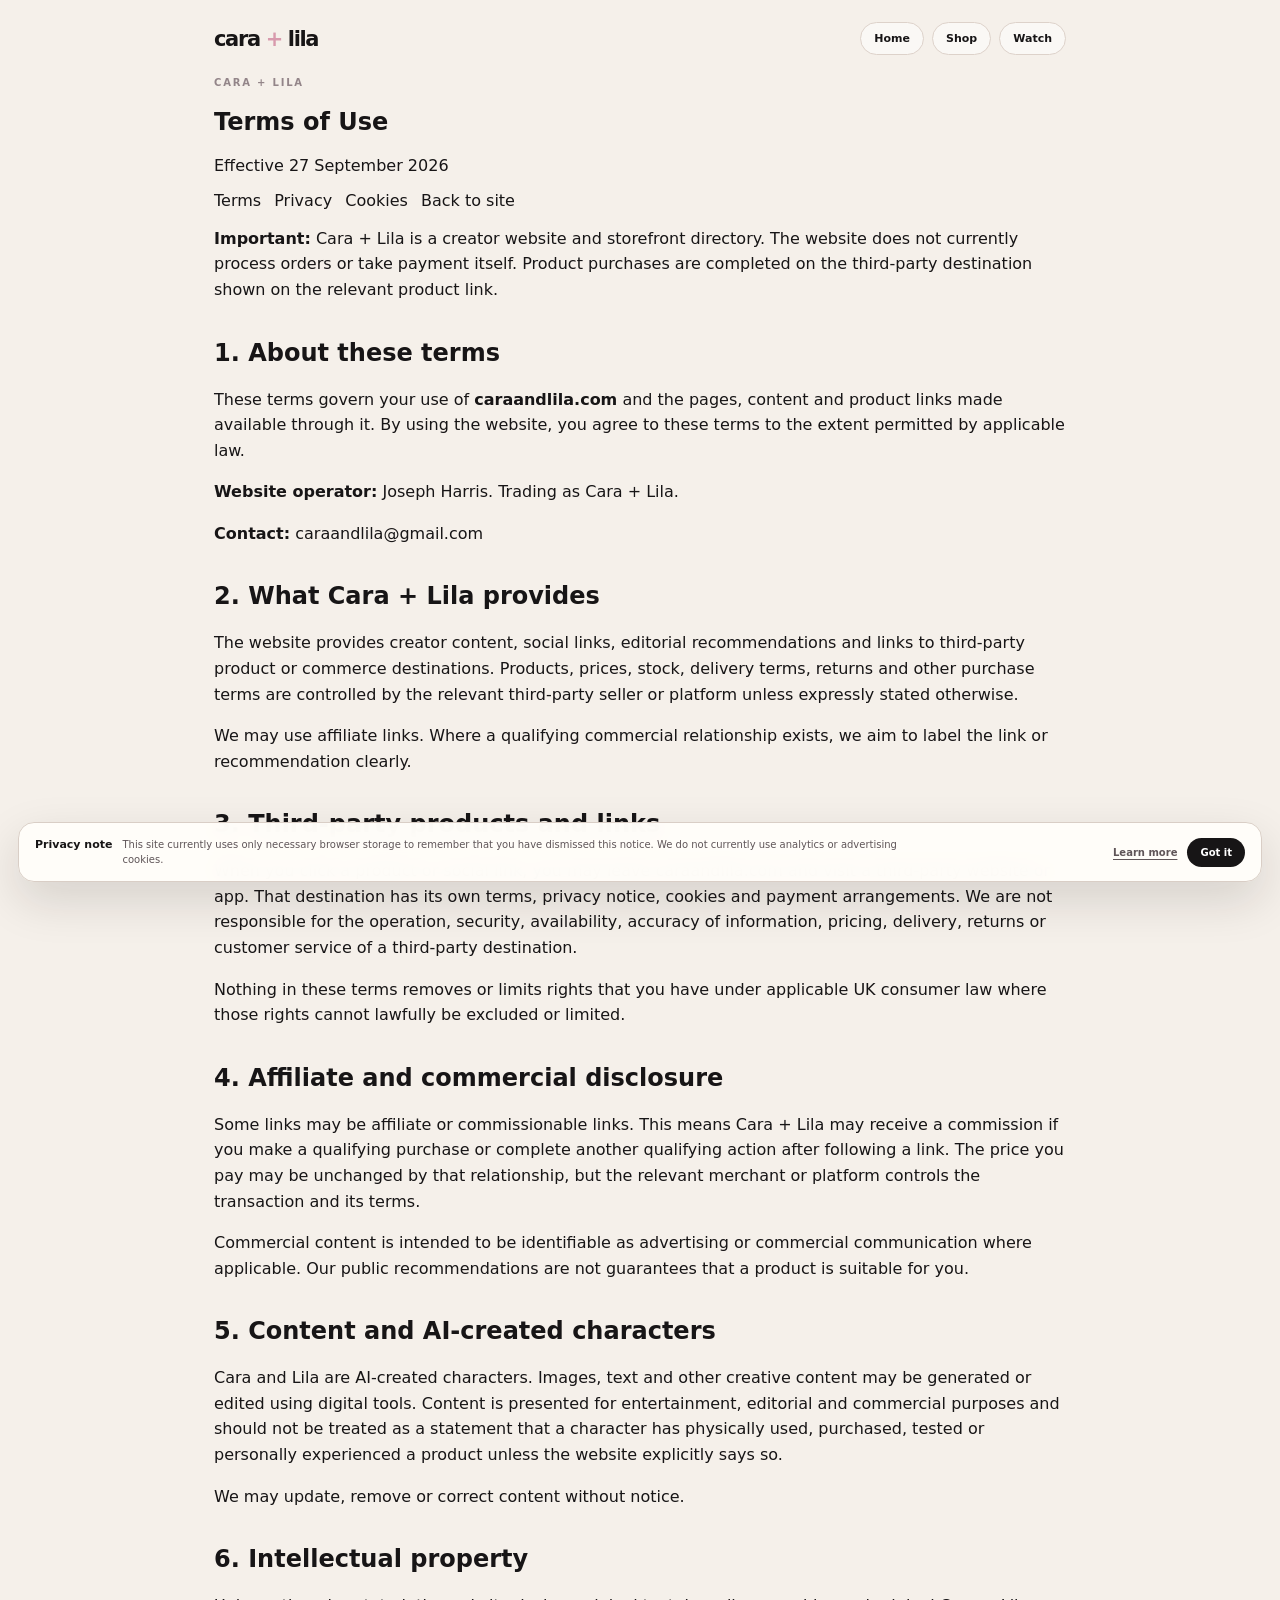
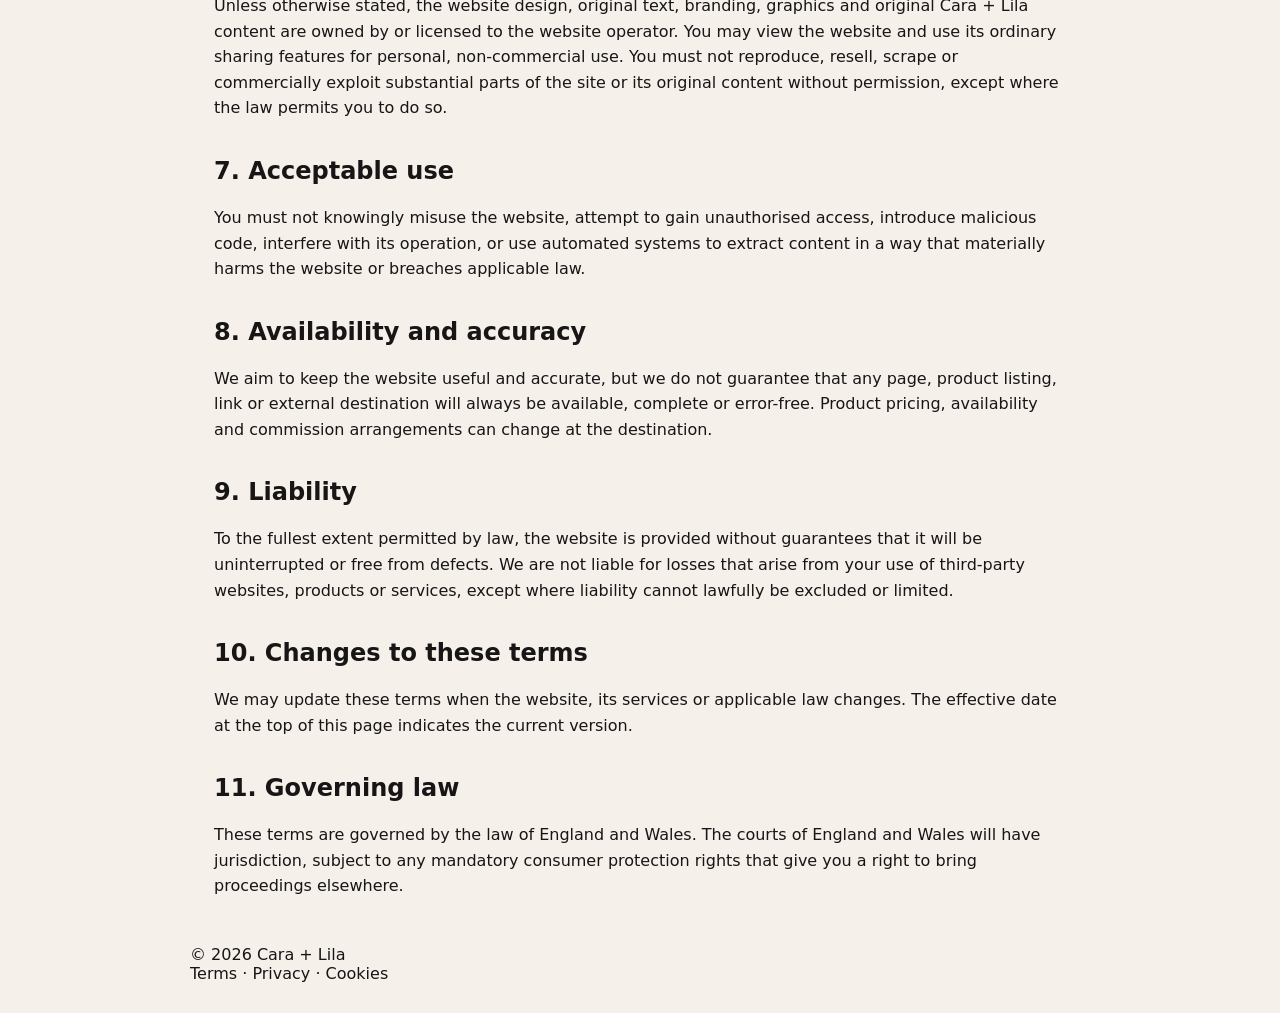
<file: terms.html>
<!doctype html>
<html lang="en-GB">
<head>
<meta charset="utf-8">
<meta name="viewport" content="width=device-width,initial-scale=1">
<meta name="robots" content="index,follow">
<title>Terms of Use — Cara + Lila</title>
<meta name="description" content="Terms of Use for Cara + Lila.">
<link rel="stylesheet" href="/styles.css">
<link rel="stylesheet" href="/legal.css">
</head>
<body class="legal-page">
<header class="site-header legal-wrap">
  <a class="logo" href="/" aria-label="Cara and Lila">cara <span>+</span> lila</a>
  <nav class="desktop-nav" aria-label="Primary">
    <a href="/">Home</a>
    <a href="/shop">Shop</a>
    <a href="https://www.tiktok.com/@caraandlila" target="_blank" rel="noopener">Watch</a>
  </nav>
</header>
<main class="legal-wrap">
  <section class="legal-hero">
    <p class="eyebrow">CARA + LILA</p>
    <h1>Terms of Use</h1>
    <p class="legal-meta">Effective 27 September 2026</p>
  </section>
  <nav class="legal-nav" aria-label="Legal pages">
    <a href="/terms">Terms</a>
    <a href="/privacy">Privacy</a>
    <a href="/cookies">Cookies</a>
    <a href="/">Back to site</a>
  </nav>
  <article class="legal-content">

<div class="legal-callout"><p><strong>Important:</strong> Cara + Lila is a creator website and storefront directory. The website does not currently process orders or take payment itself. Product purchases are completed on the third-party destination shown on the relevant product link.</p></div>

<h2>1. About these terms</h2>
<p>These terms govern your use of <strong>caraandlila.com</strong> and the pages, content and product links made available through it. By using the website, you agree to these terms to the extent permitted by applicable law.</p>
<p><strong>Website operator:</strong> Joseph Harris. Trading as Cara + Lila.</p>
<p><strong>Contact:</strong> caraandlila@gmail.com</p>

<h2>2. What Cara + Lila provides</h2>
<p>The website provides creator content, social links, editorial recommendations and links to third-party product or commerce destinations. Products, prices, stock, delivery terms, returns and other purchase terms are controlled by the relevant third-party seller or platform unless expressly stated otherwise.</p>
<p>We may use affiliate links. Where a qualifying commercial relationship exists, we aim to label the link or recommendation clearly.</p>

<h2>3. Third-party products and links</h2>
<p>When you click a product or social link, you may leave caraandlila.com and visit a third-party website or app. That destination has its own terms, privacy notice, cookies and payment arrangements. We are not responsible for the operation, security, availability, accuracy of information, pricing, delivery, returns or customer service of a third-party destination.</p>
<p>Nothing in these terms removes or limits rights that you have under applicable UK consumer law where those rights cannot lawfully be excluded or limited.</p>

<h2>4. Affiliate and commercial disclosure</h2>
<p>Some links may be affiliate or commissionable links. This means Cara + Lila may receive a commission if you make a qualifying purchase or complete another qualifying action after following a link. The price you pay may be unchanged by that relationship, but the relevant merchant or platform controls the transaction and its terms.</p>
<p>Commercial content is intended to be identifiable as advertising or commercial communication where applicable. Our public recommendations are not guarantees that a product is suitable for you.</p>

<h2>5. Content and AI-created characters</h2>
<p>Cara and Lila are AI-created characters. Images, text and other creative content may be generated or edited using digital tools. Content is presented for entertainment, editorial and commercial purposes and should not be treated as a statement that a character has physically used, purchased, tested or personally experienced a product unless the website explicitly says so.</p>
<p>We may update, remove or correct content without notice.</p>

<h2>6. Intellectual property</h2>
<p>Unless otherwise stated, the website design, original text, branding, graphics and original Cara + Lila content are owned by or licensed to the website operator. You may view the website and use its ordinary sharing features for personal, non-commercial use. You must not reproduce, resell, scrape or commercially exploit substantial parts of the site or its original content without permission, except where the law permits you to do so.</p>

<h2>7. Acceptable use</h2>
<p>You must not knowingly misuse the website, attempt to gain unauthorised access, introduce malicious code, interfere with its operation, or use automated systems to extract content in a way that materially harms the website or breaches applicable law.</p>

<h2>8. Availability and accuracy</h2>
<p>We aim to keep the website useful and accurate, but we do not guarantee that any page, product listing, link or external destination will always be available, complete or error-free. Product pricing, availability and commission arrangements can change at the destination.</p>

<h2>9. Liability</h2>
<p>To the fullest extent permitted by law, the website is provided without guarantees that it will be uninterrupted or free from defects. We are not liable for losses that arise from your use of third-party websites, products or services, except where liability cannot lawfully be excluded or limited.</p>

<h2>10. Changes to these terms</h2>
<p>We may update these terms when the website, its services or applicable law changes. The effective date at the top of this page indicates the current version.</p>

<h2>11. Governing law</h2>
<p>These terms are governed by the law of England and Wales. The courts of England and Wales will have jurisdiction, subject to any mandatory consumer protection rights that give you a right to bring proceedings elsewhere.</p>

  </article>
</main>
<footer class="legal-footer legal-wrap">
  <div>© 2026 Cara + Lila</div>
  <nav aria-label="Legal"><a href="/terms">Terms</a> · <a href="/privacy">Privacy</a> · <a href="/cookies">Cookies</a></nav>
</footer>
<script src="/cookie-consent.js"></script>
</body>
</html>
</file>
<file: styles.css>
:root{
  --bg:#f4eee7;
  --paper:#fffdf9;
  --ink:#171516;
  --muted:#766d70;
  --soft:#e8ddd5;
  --line:#ddd2ca;
  --rose:#d89aad;
  --rose-soft:#f0dde2;
  --lilac:#e7e1f1;
  --shadow:0 24px 70px rgba(30,22,24,.07);
  --shell:1160px;
  font-family:"DM Sans",system-ui,-apple-system,BlinkMacSystemFont,"Segoe UI",sans-serif;
}
*{box-sizing:border-box}
html{scroll-behavior:smooth}
body{margin:0;background:var(--bg);color:var(--ink);-webkit-font-smoothing:antialiased}
body.shop-page{background:#f5f0ea}
a{color:inherit;text-decoration:none}
button{font:inherit}
img{display:block;width:100%;height:100%;object-fit:cover}
.shell{width:min(calc(100% - 48px),var(--shell));margin-inline:auto}
.eyebrow{font-size:10px;letter-spacing:.18em;font-weight:700;color:#938589;margin:0 0 13px}
.logo{font-size:21px;font-weight:700;letter-spacing:-.065em}
.logo span{color:var(--rose)}
.site-header{width:min(calc(100% - 48px),var(--shell));margin:auto;padding:22px 0;display:flex;align-items:center;justify-content:space-between;gap:20px}
.desktop-nav{display:flex;align-items:center;gap:8px}
.desktop-nav a,.header-shop,.header-back{font-size:11px;font-weight:700;padding:9px 13px;border:1px solid var(--line);border-radius:999px;background:rgba(255,255,255,.55)}
.desktop-nav .nav-active{background:var(--ink);color:#fff;border-color:var(--ink)}
.header-shop{background:var(--ink);border-color:var(--ink);color:#fff}
.header-shop span{margin-left:5px}
.header-back{display:none}

.button{display:inline-flex;align-items:center;gap:9px;padding:13px 18px;border-radius:999px;font-size:11px;font-weight:700;border:1px solid transparent;transition:transform .18s ease,box-shadow .18s ease}
.button span{font-size:14px}
.button:hover{transform:translateY(-2px);box-shadow:0 12px 28px rgba(20,17,18,.10)}
.button-dark{background:var(--ink);color:#fff}
.button-light{background:#fff;color:var(--ink)}
.button-outline{border-color:var(--line);background:rgba(255,255,255,.6)}
.text-link{font-size:11px;font-weight:700;display:inline-flex;align-items:center;gap:7px}
.text-link span{font-size:14px}
.card-link{display:inline-flex;gap:8px;align-items:center;font-size:11px;font-weight:700;border-bottom:1px solid rgba(23,21,22,.25);padding-bottom:4px}
.card-link span{font-size:14px}
.card-link-light{color:#fff;border-color:rgba(255,255,255,.35)}

.home-hero{display:grid;grid-template-columns:.82fr 1.18fr;gap:60px;align-items:center;padding:34px 0 92px}
.home-hero-copy{max-width:500px}
.home-hero h1{font-size:clamp(58px,7vw,96px);line-height:.86;letter-spacing:-.085em;margin:0 0 25px}
.home-hero h1 em,.section-heading h2 em,.shop-feature h3 em,.closing-panel h2 em,.store-hero h1 em,.store-intro-row h2 em,.store-creator-card h2 em{font-family:"DM Serif Display",Georgia,serif;font-style:italic;font-weight:400}
.hero-lede{font-size:15px;line-height:1.6;color:#5e5458;max-width:44ch;margin:0 0 24px}
.hero-actions{display:flex;align-items:center;gap:20px}
.portrait-pair{display:grid;grid-template-columns:1fr 1fr;gap:14px;min-height:620px}
.portrait{position:relative;overflow:hidden;border-radius:28px;margin:0;background:#ddd4cf}
.portrait-cara{height:620px;align-self:start}
.portrait-lila{height:550px;align-self:end}
.portrait figcaption{position:absolute;left:18px;bottom:16px;color:#fff;font-size:12px;text-transform:uppercase;font-weight:700;letter-spacing:.11em;text-shadow:0 2px 18px rgba(0,0,0,.4)}
.portrait figcaption span{opacity:.6;margin-right:8px}

.statement-band{background:var(--ink);color:#fff}
.statement-grid{display:grid;grid-template-columns:180px 1fr;gap:40px;padding:34px 0}
.statement-grid .eyebrow{color:#bdb2b4;margin:4px 0 0}
.statement{font-family:"DM Serif Display",Georgia,serif;font-style:italic;font-size:clamp(27px,3.5vw,43px);line-height:1.02;letter-spacing:-.04em;margin:0;max-width:850px}

.girls{padding:94px 0 104px}
.section-heading{display:flex;justify-content:space-between;align-items:end;gap:35px;margin-bottom:30px}
.section-heading h2{font-size:clamp(44px,5.5vw,70px);line-height:.9;letter-spacing:-.07em;margin:0}
.section-heading>p{font-size:13px;line-height:1.55;color:var(--muted);max-width:360px;margin:0}
.girl-feature-grid{display:grid;grid-template-columns:1fr 1fr;gap:16px}
.girl-feature{border-radius:26px;overflow:hidden;border:1px solid var(--line);box-shadow:var(--shadow)}
.girl-feature-image{height:390px;position:relative}
.girl-feature-image:after{content:"";position:absolute;inset:0;background:linear-gradient(180deg,rgba(0,0,0,0) 55%,rgba(0,0,0,.28))}
.girl-feature-image .image-label{position:absolute;left:18px;bottom:16px;z-index:2;color:#fff;font-size:10px;letter-spacing:.18em;font-weight:700}
.girl-feature-copy{padding:24px 24px 27px}
.girl-feature-cara .girl-feature-copy{background:var(--rose-soft)}
.girl-feature-lila .girl-feature-copy{background:var(--lilac)}
.mini-label{font-size:9px;letter-spacing:.17em;font-weight:700;margin:0 0 10px;color:#8d7c81}
.girl-feature-copy h3{font-size:29px;line-height:.98;letter-spacing:-.05em;margin:0 0 11px}
.girl-feature-copy>p:not(.mini-label){font-size:12px;line-height:1.55;color:#5e5458;max-width:46ch;margin:0 0 19px}

.shop-preview{padding:0 0 104px}
.section-heading-tight{margin-bottom:24px}
.shop-feature{display:grid;grid-template-columns:.9fr 1.1fr;min-height:520px;border-radius:30px;overflow:hidden;background:var(--ink);color:#fff;box-shadow:var(--shadow)}
.shop-feature-copy{padding:46px 44px;display:flex;flex-direction:column;justify-content:center}
.shop-feature-copy h3{font-size:clamp(42px,5vw,64px);line-height:.9;letter-spacing:-.07em;margin:0 0 18px}
.shop-feature-copy>p:not(.mini-label){font-size:14px;line-height:1.55;color:#c8c0c2;max-width:40ch;margin:0 0 22px}
.shop-feature-media{position:relative;min-height:520px;overflow:hidden}
.shop-feature-media>img:first-child{position:absolute;inset:0}
.shop-overlap{position:absolute!important;width:46%!important;height:56%!important;right:6%;bottom:7%;border:8px solid var(--ink);border-radius:22px;box-shadow:0 18px 35px rgba(0,0,0,.26)}
.shop-badge{position:absolute;left:7%;top:7%;width:82px;height:82px;border-radius:50%;display:grid;place-items:center;text-align:center;background:#fff;color:var(--ink);font-size:9px;letter-spacing:.12em;font-weight:700;transform:rotate(-7deg)}
.home-product-strip{display:grid;grid-template-columns:repeat(3,1fr);gap:13px;margin-top:13px}
.home-product-card{display:grid;grid-template-columns:105px 1fr;gap:13px;padding:12px;border:1px solid var(--line);border-radius:18px;background:var(--paper)}
.home-product-image{height:105px;overflow:hidden;border-radius:12px;background:#ece3dc}
.home-product-copy{display:flex;flex-direction:column;justify-content:space-between;padding:2px 3px 1px 0}
.product-creator{font-size:8px;letter-spacing:.14em;text-transform:uppercase;font-weight:700;color:#918589;margin:0 0 5px}
.home-product-copy h3{font-size:15px;line-height:1.0;margin:0;letter-spacing:-.04em}
.product-meta{display:flex;flex-wrap:wrap;gap:7px;align-items:center;font-size:10px;font-weight:700;color:#5e5458}
.product-disclosure{font-size:8px;font-weight:600;color:#988d90}

.find-us{padding:94px 0;border-top:1px solid var(--line);display:grid;grid-template-columns:.9fr 1.1fr;gap:54px;align-items:center}
.find-copy h2{font-size:clamp(43px,5vw,64px);line-height:.9;letter-spacing:-.065em;margin:0 0 17px}
.find-copy>p:not(.eyebrow){font-size:14px;line-height:1.55;color:#655b5f;max-width:42ch;margin:0}
.social-grid{display:grid;gap:10px}
.social-card{display:grid;grid-template-columns:1fr auto auto;gap:14px;align-items:center;padding:19px 20px;border:1px solid var(--line);border-radius:18px;background:rgba(255,255,255,.68);transition:transform .16s ease,box-shadow .16s ease}
.social-card:hover{transform:translateY(-2px);box-shadow:0 14px 28px rgba(29,22,24,.06)}
.social-primary{background:var(--ink);color:#fff;border-color:var(--ink)}
.social-platform{font-size:15px;font-weight:700;letter-spacing:-.02em}
.social-note{font-size:11px;color:#7f7478}
.social-primary .social-note{color:#c8c0c2}
.social-arrow{font-size:18px;opacity:.65}

.closing{padding:0 0 90px}
.closing-panel{min-height:360px;border-radius:28px;background:var(--rose);color:#fff;padding:42px;display:flex;align-items:end;justify-content:space-between;gap:25px;overflow:hidden}
.closing-panel .eyebrow{color:#fff;opacity:.72}
.closing-panel h2{font-size:clamp(48px,6vw,76px);line-height:.86;letter-spacing:-.075em;margin:0}
.closing-panel .button{flex:0 0 auto}

.site-footer,.shop-footer{border-top:1px solid var(--line);padding:28px 0 84px;display:flex;justify-content:space-between;gap:35px;color:#8f8487;font-size:10px}
.footer-brand p{max-width:560px;line-height:1.55;margin:9px 0 0}
.footer-links{display:flex;gap:15px;align-items:flex-start}
.footer-links a{color:#5d5357;font-weight:700}

.shop-page .shop-header{width:min(calc(100% - 48px),var(--shell))}
.store-hero{display:grid;grid-template-columns:.9fr 1.1fr;gap:58px;align-items:center;padding:34px 0 76px}
.store-hero-copy{max-width:500px}
.store-hero h1{font-size:clamp(58px,7vw,96px);line-height:.84;letter-spacing:-.08em;margin:0 0 25px}
.store-hero-copy>p:not(.eyebrow){font-size:14px;line-height:1.6;color:#62575b;max-width:43ch}
.store-hero-visual{position:relative;min-height:600px}
.store-hero-image{position:absolute;overflow:hidden;border-radius:28px}
.store-hero-image-main{inset:0 16% 0 0}
.store-hero-image-side{width:45%;height:58%;right:0;bottom:5%;border:8px solid var(--bg)}
.store-hero-note{position:absolute;top:7%;right:5%;width:82px;height:82px;border-radius:50%;display:grid;place-items:center;text-align:center;background:#fff;color:var(--ink);font-size:9px;letter-spacing:.12em;font-weight:700;transform:rotate(7deg);box-shadow:0 15px 32px rgba(0,0,0,.15)}
.store-shell{padding-bottom:82px}
.store-controls{position:sticky;top:0;z-index:20;padding:12px 0;background:rgba(245,240,234,.94);backdrop-filter:blur(13px);border-top:1px solid var(--line);border-bottom:1px solid var(--line);display:flex;justify-content:space-between;gap:14px;flex-wrap:wrap}
.store-filter{display:flex;gap:6px;flex-wrap:wrap}
.filter-button{border:1px solid var(--line);background:#fff9f4;color:#5e5458;border-radius:999px;padding:8px 11px;font-size:9px;font-weight:700;cursor:pointer}
.filter-button.is-active{background:var(--ink);border-color:var(--ink);color:#fff}
.store-intro-row{display:flex;justify-content:space-between;align-items:end;gap:25px;padding:55px 0 22px}
.store-intro-row h2{font-size:clamp(38px,4.7vw,58px);line-height:.9;letter-spacing:-.065em;margin:0}
.collection-count{font-size:10px;color:#8b8084;margin:0 0 3px}
.product-grid{display:grid;grid-template-columns:repeat(3,1fr);gap:14px}
.product-card{background:var(--paper);border:1px solid var(--line);border-radius:22px;overflow:hidden;box-shadow:0 16px 38px rgba(28,21,23,.045)}
.product-media{display:block;height:360px;position:relative;background:#e9e0da;overflow:hidden}
.product-media img{transition:transform .45s ease}
.product-card:hover .product-media img{transform:scale(1.025)}
.product-creator-badge{position:absolute;left:14px;bottom:14px;background:rgba(23,21,22,.84);color:#fff;border-radius:999px;padding:6px 8px;font-size:8px;letter-spacing:.11em;text-transform:uppercase;font-weight:700}
.product-body{padding:18px}
.product-topline{display:flex;justify-content:space-between;gap:12px;color:#93878b;font-size:8px;letter-spacing:.10em;text-transform:uppercase;font-weight:700;margin-bottom:8px}
.product-body h3{font-size:23px;line-height:.98;letter-spacing:-.045em;margin:0 0 8px}
.product-body p{font-size:11px;line-height:1.55;color:#776b70;margin:0 0 16px}
.product-bottom{display:flex;align-items:center;justify-content:space-between;gap:10px;margin-bottom:16px}
.product-price{font-size:12px;font-weight:700}
.product-disclosure{font-size:8px;color:#978a8e}
.product-cta{display:flex;justify-content:space-between;align-items:center;border-top:1px solid var(--line);padding-top:12px;font-size:10px;font-weight:700}
.product-cta span{font-size:14px}
.store-empty{margin-top:14px;min-height:390px;border:1px dashed #cbbcb5;border-radius:24px;display:none;place-items:center;text-align:center;padding:52px 22px;background:rgba(255,255,255,.38)}
.store-empty .empty-mark{width:80px;height:80px;border-radius:50%;display:grid;place-items:center;background:#fff;color:var(--ink);font-size:10px;font-weight:800;letter-spacing:.12em;margin-bottom:20px;box-shadow:0 12px 24px rgba(30,22,24,.07)}
.store-empty .eyebrow{margin-bottom:9px}
.store-empty h3{font-size:31px;letter-spacing:-.055em;line-height:1;margin:0 0 10px}
.store-empty>p:not(.eyebrow){font-size:12px;line-height:1.6;color:#74696d;max-width:520px;margin:0 0 20px}
.empty-actions{display:flex;align-items:center;gap:18px;justify-content:center}
.store-note{margin-top:28px;padding-top:20px;border-top:1px solid var(--line);color:#8d8286;font-size:9px;line-height:1.6}
.store-note p{max-width:760px;margin:0}
.store-note strong{color:#5e5458}
.store-creators{display:grid;grid-template-columns:1fr 1fr;gap:14px;padding-bottom:94px}
.store-creator-card{position:relative;min-height:390px;border-radius:24px;overflow:hidden}
.store-creator-card:after{content:"";position:absolute;inset:0;background:linear-gradient(180deg,rgba(0,0,0,0) 32%,rgba(0,0,0,.56) 100%)}
.store-creator-card img{position:absolute;inset:0}
.store-creator-card>div{position:absolute;left:24px;right:24px;bottom:23px;z-index:2;color:#fff}
.store-creator-card .eyebrow{color:#fff;opacity:.76}
.store-creator-card h2{font-size:37px;line-height:.92;letter-spacing:-.06em;margin:0 0 18px}

.shop-footer{padding-top:26px}
.shop-footer p{margin:8px 0 0;max-width:480px;line-height:1.55}

.mobile-bar{display:none}

@media (max-width:980px){
  .home-hero,.store-hero{grid-template-columns:1fr;gap:34px}
  .home-hero-copy,.store-hero-copy{max-width:680px}
  .portrait-pair{min-height:0}
  .portrait-cara,.portrait-lila{height:470px}
  .statement-grid{grid-template-columns:120px 1fr}
  .product-grid{grid-template-columns:repeat(2,1fr)}
  .shop-feature{grid-template-columns:1fr}
  .shop-feature-media{min-height:450px}
  .store-hero-visual{min-height:560px}
}
@media (max-width:720px){
  .shell,.site-header{width:min(calc(100% - 28px),var(--shell))}
  .site-header{padding:14px 0}
  .desktop-nav{display:none}
  .header-shop{padding:8px 11px}
  .home-hero{padding:20px 0 58px}
  .home-hero h1{font-size:54px}
  .portrait-pair{grid-template-columns:1fr 1fr;gap:9px}
  .portrait{border-radius:19px}
  .portrait-cara,.portrait-lila{height:340px}
  .statement-grid{grid-template-columns:1fr;gap:6px;padding:26px 0}
  .statement{font-size:29px}
  .girls{padding:60px 0 68px}
  .section-heading{display:block;margin-bottom:22px}
  .section-heading>p{margin-top:13px}
  .girl-feature-grid,.store-creators{grid-template-columns:1fr}
  .girl-feature-image{height:300px}
  .shop-preview{padding-bottom:68px}
  .shop-feature-copy{padding:32px 24px}
  .shop-feature-media{min-height:380px}
  .shop-overlap{border-width:6px}
  .home-product-strip{grid-template-columns:1fr}
  .find-us{grid-template-columns:1fr;gap:28px;padding:60px 0}
  .closing{padding-bottom:62px}
  .closing-panel{min-height:330px;padding:30px 24px;display:block}
  .closing-panel .button{margin-top:28px}
  .site-footer{padding-bottom:100px;flex-direction:column}
  .footer-links{flex-wrap:wrap}
  .mobile-bar{position:fixed;display:grid;grid-template-columns:repeat(3,1fr);left:10px;right:10px;bottom:10px;z-index:50;background:rgba(23,21,22,.96);border-radius:16px;padding:6px;box-shadow:0 16px 40px rgba(0,0,0,.18)}
  .mobile-bar a{color:#fff;text-align:center;padding:10px 4px;font-size:11px;font-weight:700}
  .mobile-bar a.is-current{background:rgba(255,255,255,.12);border-radius:10px}
  .store-hero{padding:20px 0 54px}
  .store-hero h1{font-size:55px}
  .store-hero-visual{min-height:400px}
  .store-hero-image{border-radius:20px}
  .store-hero-image-side{border-width:6px}
  .store-controls{position:relative;padding:10px 0}
  .store-intro-row{display:block;padding-top:38px}
  .collection-count{margin-top:8px}
  .product-grid{grid-template-columns:1fr}
  .product-media{height:310px}
  .store-empty{min-height:360px;padding:38px 18px}
  .empty-actions{flex-direction:column;gap:14px}
  .shop-footer{padding-bottom:98px;display:block}
  .header-back{display:inline-flex}
}

@media (max-width:420px){
  .home-hero h1,.store-hero h1{font-size:48px}
  .portrait-cara,.portrait-lila{height:290px}
  .home-hero{gap:24px}
  .hero-actions{flex-wrap:wrap;gap:14px}
  .girl-feature-copy h3{font-size:25px}
  .shop-feature-copy h3{font-size:43px}
}

#cookie-notice{position:fixed;left:18px;right:18px;bottom:18px;z-index:100;display:flex;justify-content:space-between;align-items:center;gap:18px;padding:14px 16px;border:1px solid #d9cec6;border-radius:16px;background:rgba(255,253,249,.97);box-shadow:0 18px 48px rgba(27,20,22,.14);backdrop-filter:blur(12px);font-size:10px;color:#5f5558}
.cookie-notice-copy{display:flex;align-items:baseline;gap:10px;line-height:1.45}.cookie-notice-copy strong{color:var(--ink);font-size:11px;white-space:nowrap}.cookie-notice-copy span{max-width:780px}.cookie-notice-actions{display:flex;align-items:center;gap:10px;flex:0 0 auto}.cookie-notice-actions a{font-weight:700;text-decoration:underline;text-underline-offset:3px}.cookie-notice-actions button{border:0;background:var(--ink);color:#fff;border-radius:999px;padding:9px 13px;font-size:10px;font-weight:700;cursor:pointer}
@media(max-width:680px){#cookie-notice{left:10px;right:10px;bottom:82px;display:block}.cookie-notice-copy{display:block}.cookie-notice-copy strong{display:block;margin-bottom:4px}.cookie-notice-actions{margin-top:10px;justify-content:space-between}.cookie-notice-actions button{padding:9px 14px}}
</file>
<file: legal.css>
body.legal-page{background:#f5f0ea}.legal-wrap{max-width:900px;margin:auto;padding-left:24px;padding-right:24px}.legal-content p{line-height:1.6}.legal-content h2{margin-top:36px}.legal-nav a{margin-right:8px}.legal-footer{padding:30px 0}
</file>
